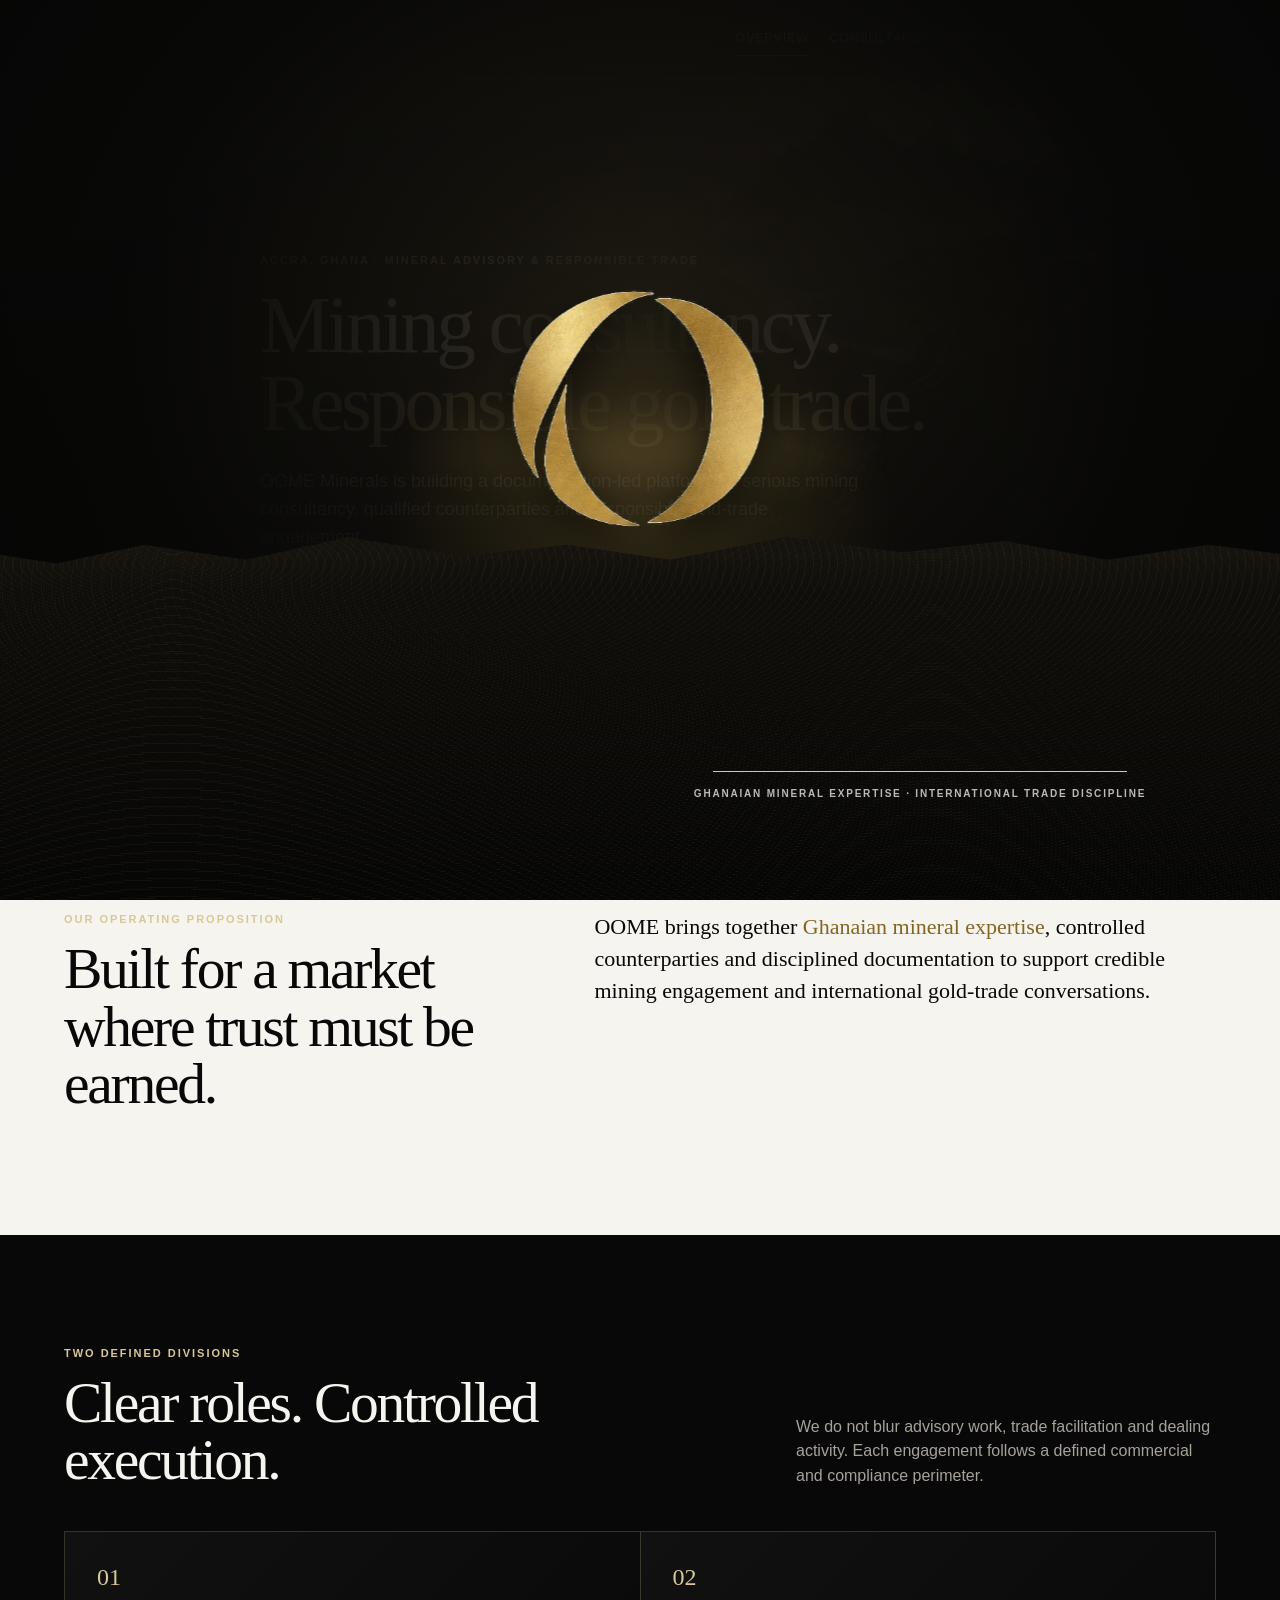
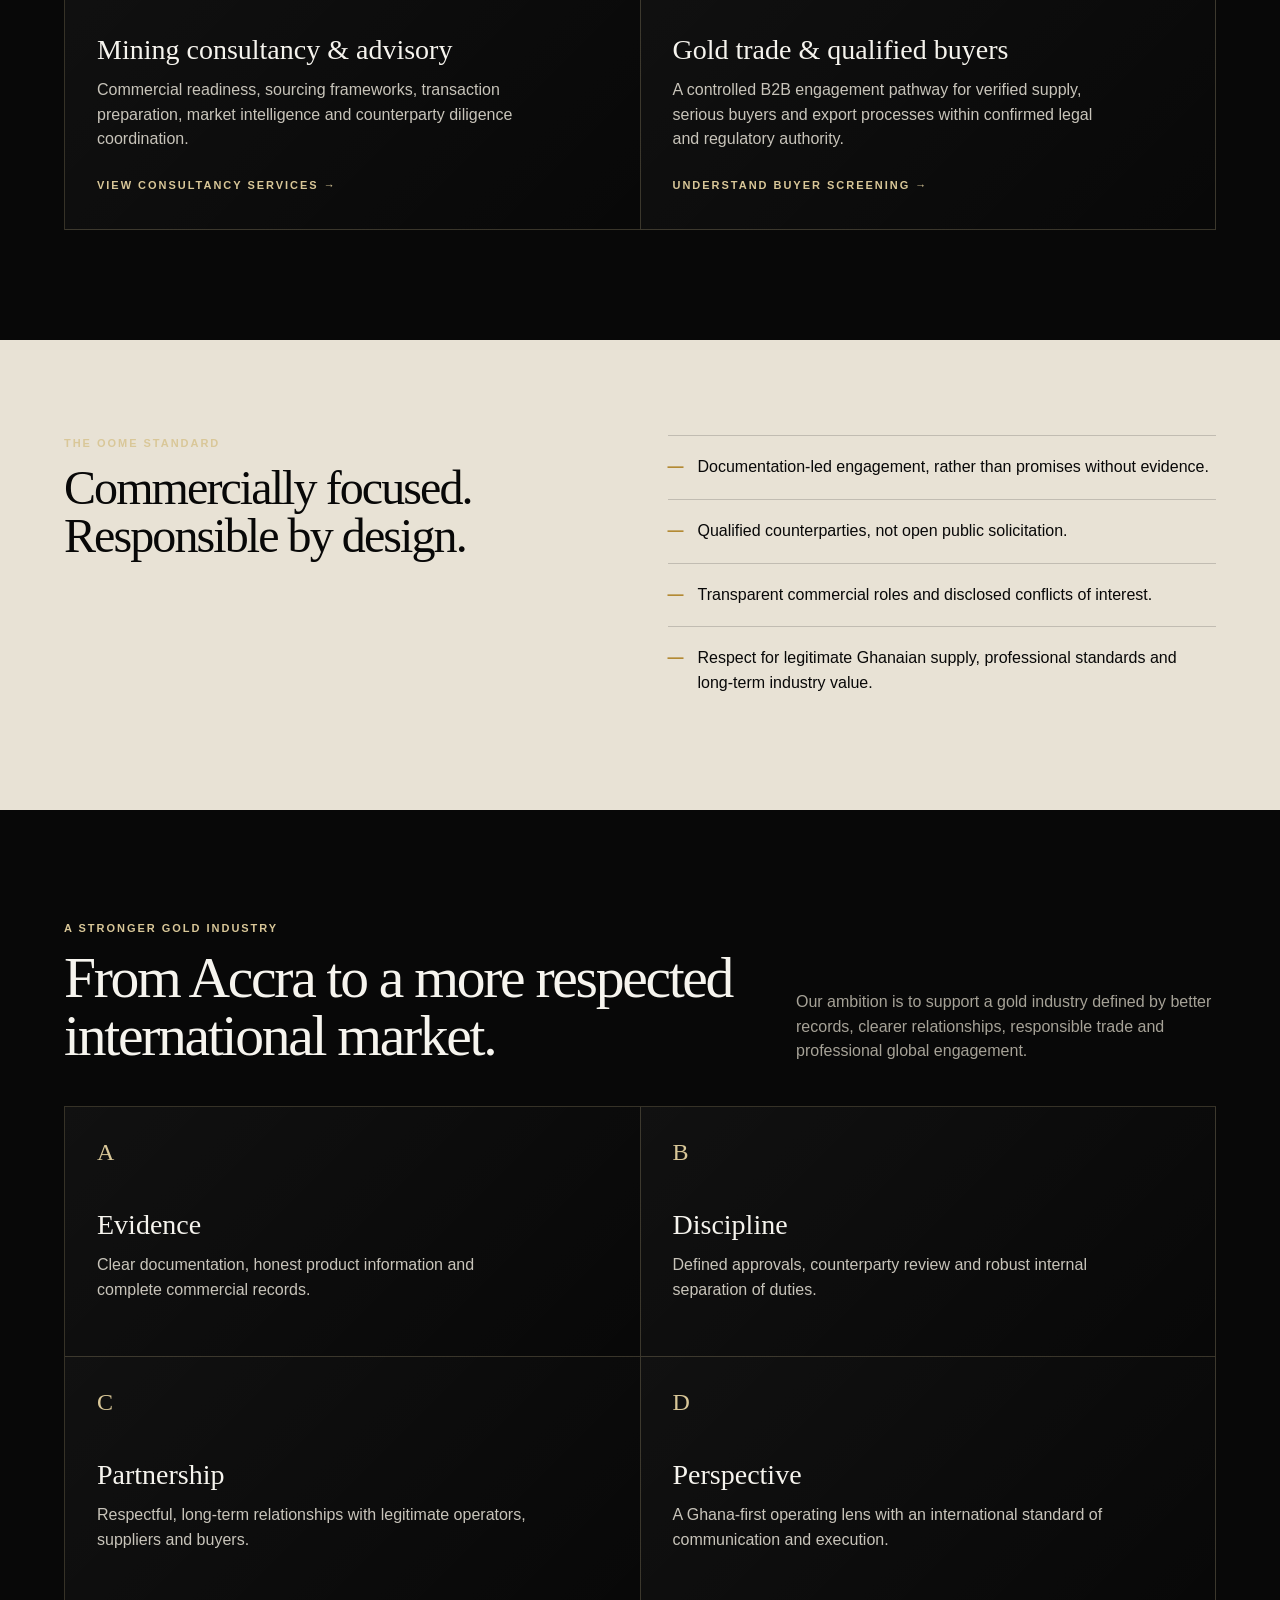
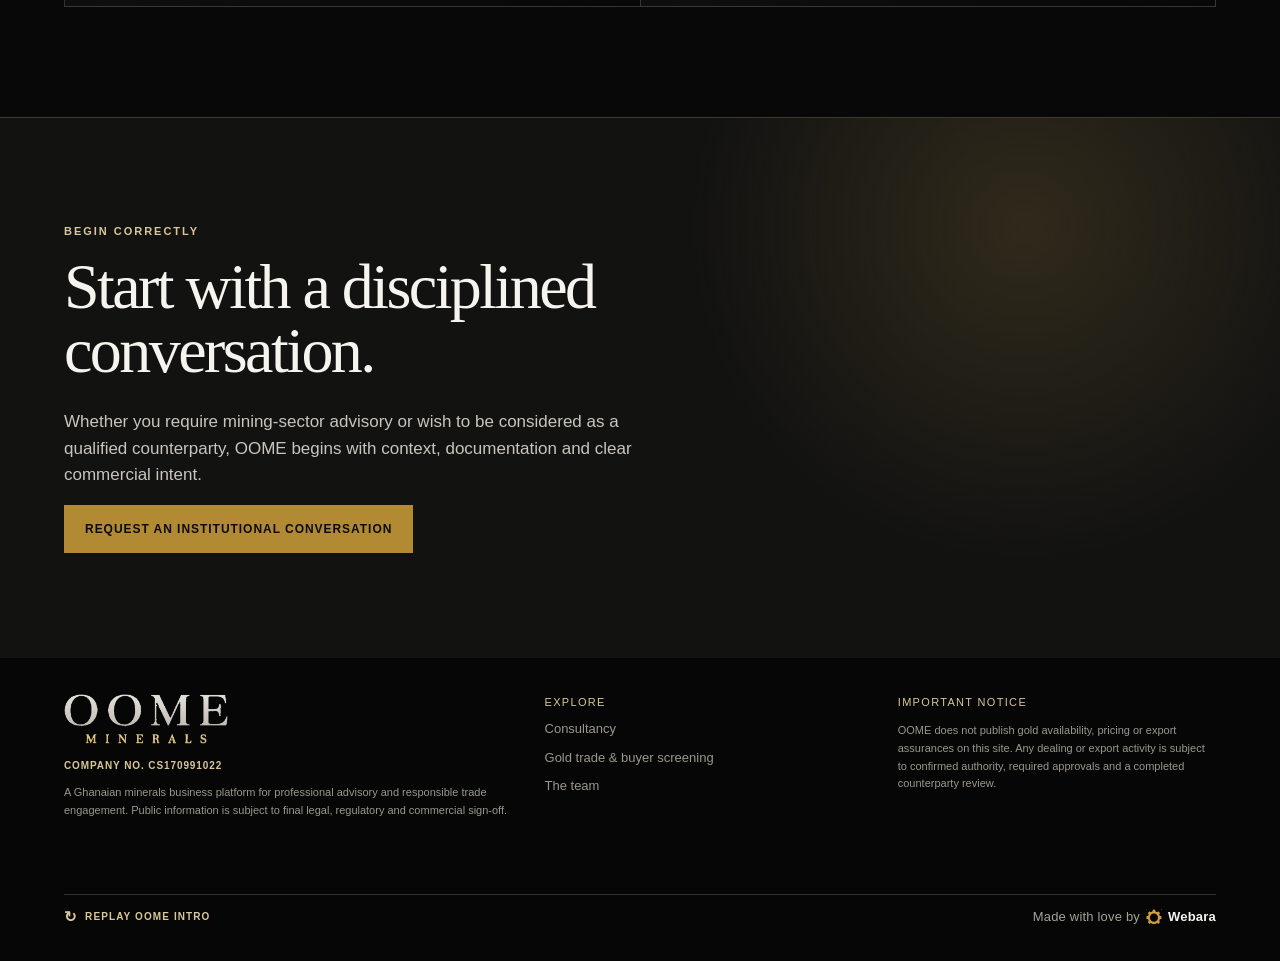
<file: index.html>
<!doctype html><html lang="en"><head><meta charset="utf-8"><meta name="viewport" content="width=device-width,initial-scale=1"><meta name="theme-color" content="#080808"><link rel="preload" as="image" href="assets/oome-hero-mineral.avif" type="image/avif" fetchpriority="high"><title>OOME Minerals | Mining Consultancy & Responsible Gold Trade | Accra, Ghana</title><link rel="stylesheet" href="style.css?v=20260919-intro-replay"><meta name="description" content="OOME Minerals is an Accra, Ghana-based mining consultancy and responsible gold-trade engagement platform for qualified counterparties."><meta name="robots" content="index,follow"><link rel="canonical" href="https://www.oomeminerals.com/"><meta property="og:type" content="website"><meta property="og:site_name" content="OOME Minerals"><meta property="og:title" content="OOME Minerals | Mining Consultancy & Responsible Gold Trade | Accra, Ghana"><meta property="og:description" content="OOME Minerals is an Accra, Ghana-based mining consultancy and responsible gold-trade engagement platform for qualified counterparties."><meta property="og:url" content="https://www.oomeminerals.com/"><meta property="og:image" content="https://www.oomeminerals.com/assets/oome-og-image.jpg"><meta property="og:image:width" content="1200"><meta property="og:image:height" content="630"><meta property="og:locale" content="en_GB"><meta name="twitter:card" content="summary_large_image"><meta name="twitter:title" content="OOME Minerals | Mining Consultancy & Responsible Gold Trade | Accra, Ghana"><meta name="twitter:description" content="OOME Minerals is an Accra, Ghana-based mining consultancy and responsible gold-trade engagement platform for qualified counterparties."><meta name="twitter:image" content="https://www.oomeminerals.com/assets/oome-og-image.jpg"><link rel="icon" type="image/png" href="assets/favicon-32.png?v=20260918-oomeicon"><link rel="apple-touch-icon" href="assets/apple-touch-icon.png"><link rel="manifest" href="site.webmanifest"><script type="application/ld+json">{"@context":"https://schema.org","@graph":[{"@type":"Organization","@id":"https://www.oomeminerals.com/#organization","name":"OOME Minerals","url":"https://www.oomeminerals.com/","logo":"https://www.oomeminerals.com/assets/oome-wordmark-landscape.png","description":"Accra, Ghana-based mining consultancy and responsible gold-trade engagement platform for qualified counterparties.","areaServed":{"@type":"Country","name":"Ghana"}},{"@type":"WebSite","@id":"https://www.oomeminerals.com/#website","url":"https://www.oomeminerals.com/","name":"OOME Minerals","publisher":{"@id":"https://www.oomeminerals.com/#organization"}}]}</script></head><body><header class="site-nav"><div class="nav-inner"><a class="brand" href="index.html" aria-label="OOME Minerals home"><img src="assets/oome-wordmark-header-clean.png" alt="OOME Minerals" width="1170" height="353"></a><button class="menu-button" aria-label="Open menu" aria-expanded="false">☰</button><nav class="nav-links"><a class="active" href="index.html">Overview</a><a href="consultancy.html">Consultancy</a><a href="gold-trade.html">Gold Trade</a><a href="team.html">The Team</a><a href="contact.html">Contact</a></nav></div></header><main><section class="hero"><video autoplay muted loop playsinline preload="none" width="1280" height="720" aria-hidden="true" poster="assets/oome-hero-mineral.avif"><source src="assets/oome-hero-visual.mp4" type="video/mp4"></video><div class="wrap hero-content"><div class="eyebrow">Accra, Ghana · Mineral advisory & responsible trade</div><h1>Mining consultancy.<br><em>Responsible gold trade.</em></h1><p class="lede">OOME Minerals is building a documentation-led platform for serious mining consultancy, qualified counterparties and responsible gold-trade engagement.</p><div class="actions"><a class="button primary" href="consultancy.html">Explore our advisory work</a><a class="button" href="gold-trade.html">For qualified buyers</a></div></div><div class="hero-note">Illustrative OOME visual master · no real transaction depicted</div></section><section class="statement"><div class="wrap statement-grid"><div><div class="eyebrow">Our operating proposition</div><h2>Built for a market where trust must be earned.</h2></div><p>OOME brings together <strong>Ghanaian mineral expertise</strong>, controlled counterparties and disciplined documentation to support credible mining engagement and international gold-trade conversations.</p></div></section><section class="capabilities"><div class="wrap"><div class="section-head"><div><div class="eyebrow">Two defined divisions</div><h2 class="section-title">Clear roles. Controlled execution.</h2></div><p>We do not blur advisory work, trade facilitation and dealing activity. Each engagement follows a defined commercial and compliance perimeter.</p></div><div class="cards"><article class="card"><div class="num">01</div><h3>Mining consultancy & advisory</h3><p>Commercial readiness, sourcing frameworks, transaction preparation, market intelligence and counterparty diligence coordination.</p><p style="margin-top:20px"><a class="eyebrow" href="consultancy.html">View consultancy services →</a></p></article><article class="card"><div class="num">02</div><h3>Gold trade & qualified buyers</h3><p>A controlled B2B engagement pathway for verified supply, serious buyers and export processes within confirmed legal and regulatory authority.</p><p style="margin-top:20px"><a class="eyebrow" href="gold-trade.html">Understand buyer screening →</a></p></article></div></div></section><section class="band"><div class="wrap band-grid"><div><div class="eyebrow">The OOME standard</div><h2>Commercially focused. Responsible by design.</h2></div><ul class="list"><li>Documentation-led engagement, rather than promises without evidence.</li><li>Qualified counterparties, not open public solicitation.</li><li>Transparent commercial roles and disclosed conflicts of interest.</li><li>Respect for legitimate Ghanaian supply, professional standards and long-term industry value.</li></ul></div></section><section class="principles"><div class="wrap"><div class="section-head"><div><div class="eyebrow">A stronger gold industry</div><h2 class="section-title">From Accra to a more respected international market.</h2></div><p>Our ambition is to support a gold industry defined by better records, clearer relationships, responsible trade and professional global engagement.</p></div><div class="cards"><article class="card"><div class="num">A</div><h3>Evidence</h3><p>Clear documentation, honest product information and complete commercial records.</p></article><article class="card"><div class="num">B</div><h3>Discipline</h3><p>Defined approvals, counterparty review and robust internal separation of duties.</p></article><article class="card"><div class="num">C</div><h3>Partnership</h3><p>Respectful, long-term relationships with legitimate operators, suppliers and buyers.</p></article><article class="card"><div class="num">D</div><h3>Perspective</h3><p>A Ghana-first operating lens with an international standard of communication and execution.</p></article></div></div></section><section class="cta"><div class="wrap"><div class="eyebrow">Begin correctly</div><h2>Start with a disciplined conversation.</h2><p>Whether you require mining-sector advisory or wish to be considered as a qualified counterparty, OOME begins with context, documentation and clear commercial intent.</p><div class="actions"><a class="button primary" href="contact.html">Request an institutional conversation</a></div></div></section></main><footer class="site-footer"><div class="wrap footer-grid"><div><img class="footer-logo" src="assets/oome-wordmark-header-clean.png" alt="OOME Minerals" width="1170" height="353" loading="lazy" decoding="async"><p class="company-number">Company No. CS170991022</p><p class="legal">A Ghanaian minerals business platform for professional advisory and responsible trade engagement. Public information is subject to final legal, regulatory and commercial sign-off.</p></div><div><div class="footer-title">Explore</div><a href="consultancy.html">Consultancy</a><a href="gold-trade.html">Gold trade & buyer screening</a><a href="team.html">The team</a></div><div><div class="footer-title">Important notice</div><p class="legal">OOME does not publish gold availability, pricing or export assurances on this site. Any dealing or export activity is subject to confirmed authority, required approvals and a completed counterparty review.</p></div><div class="footer-made"><a class="intro-replay" href="index.html?replay-intro=1" aria-label="Replay the OOME Minerals intro">Replay OOME intro</a><a class="webara-credit" href="https://www.webarastudio.com/" target="_blank" rel="noopener noreferrer" aria-label="Made with love by Webara Studio"><span>Made with love by</span><img src="assets/webara-studio-mark.png" alt="" width="16" height="16"><strong>Webara</strong></a></div></div></footer><script src="script.js?v=20260919-intro-replay"></script></body></html>
</file>
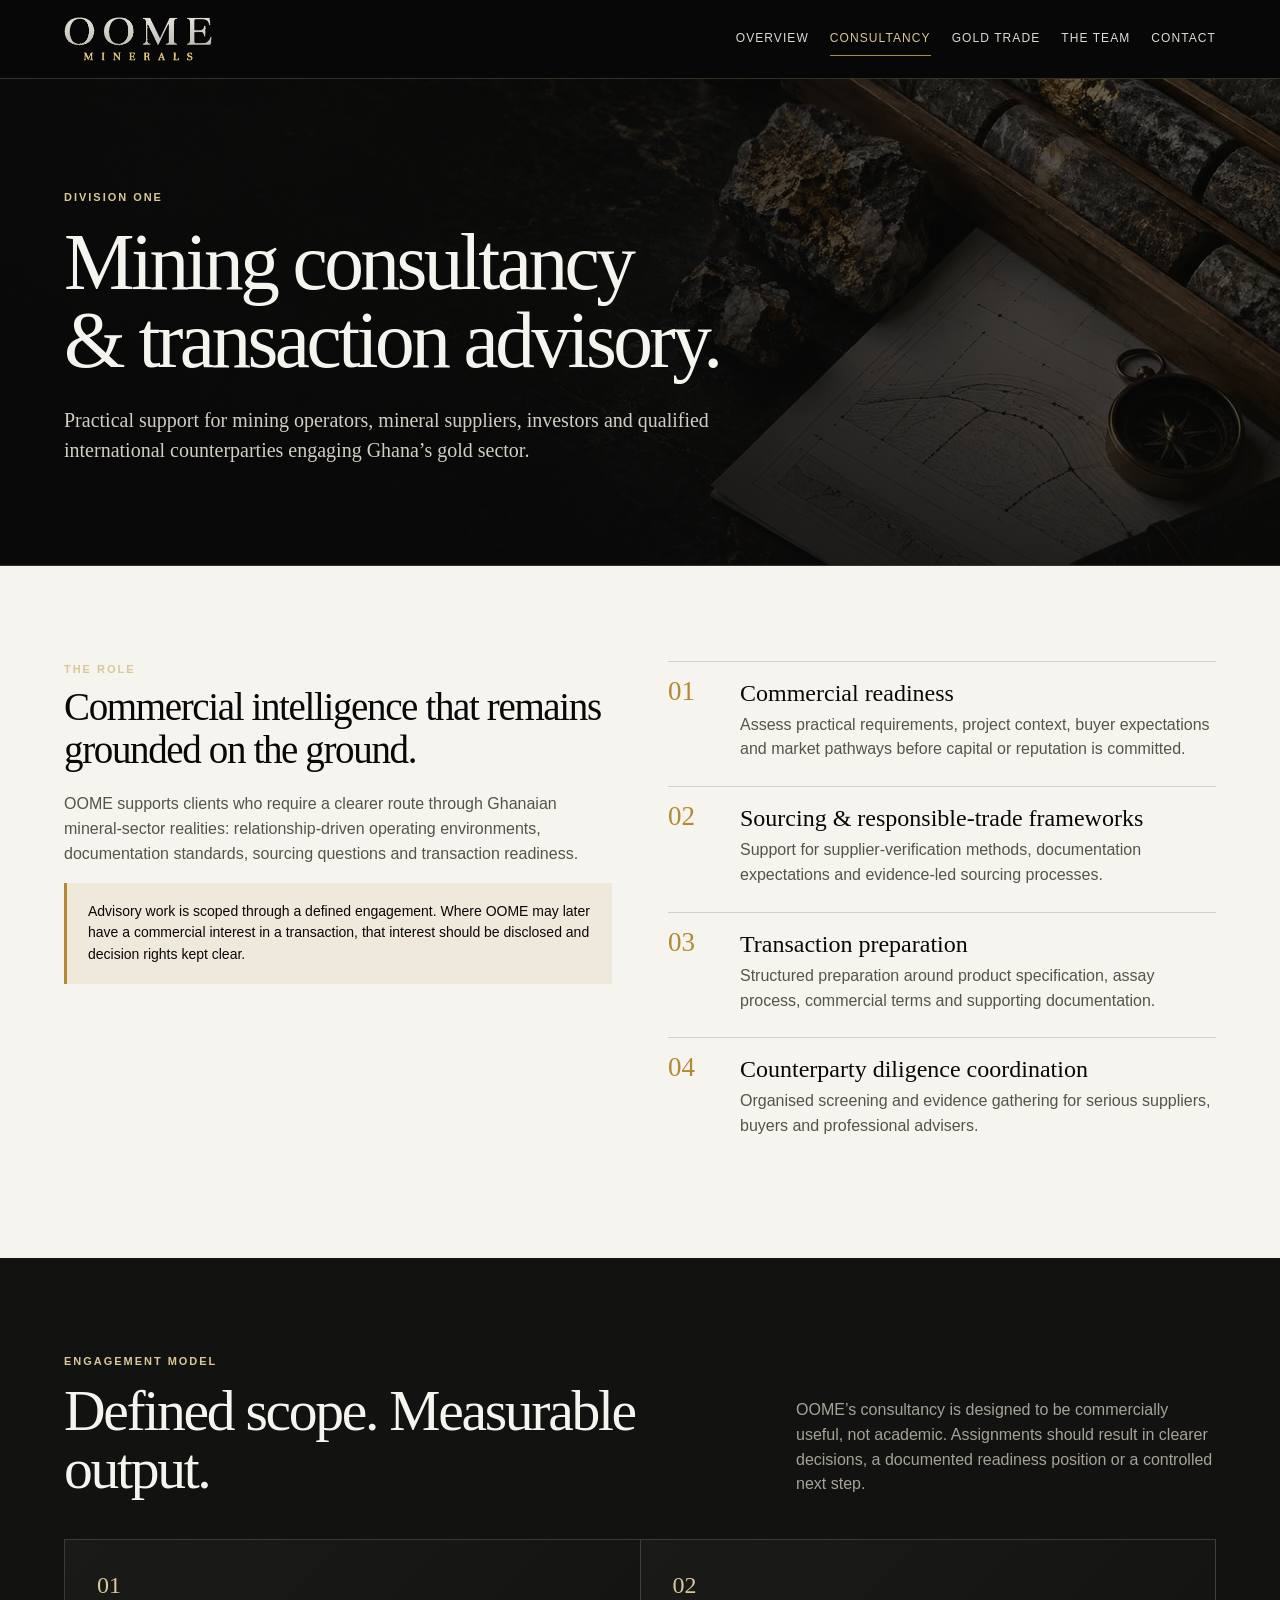
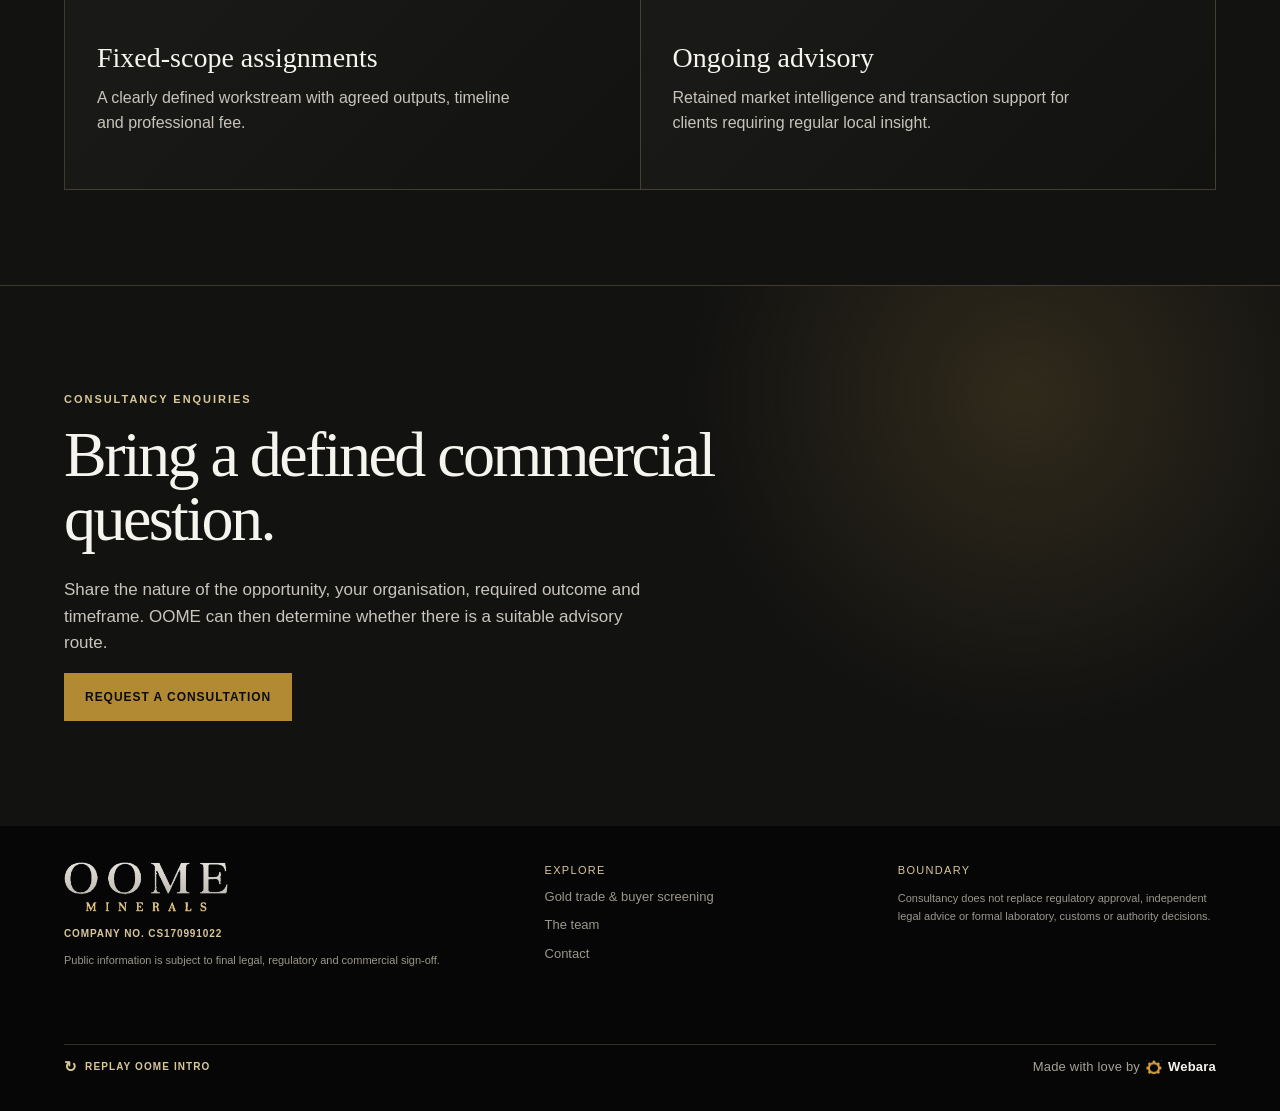
<file: consultancy.html>
<!doctype html><html lang="en"><head><meta charset="utf-8"><meta name="viewport" content="width=device-width,initial-scale=1"><link rel="preload" as="image" href="assets/oome-hero-consultancy.avif" type="image/avif" fetchpriority="high"><title>Mining Consultancy & Transaction Advisory | OOME Minerals | Ghana</title><link rel="stylesheet" href="style.css?v=20260919-intro-replay"><meta name="description" content="Mining consultancy and transaction advisory from Accra, Ghana: commercial readiness, sourcing frameworks, transaction preparation and counterparty diligence coordination."><meta name="robots" content="index,follow"><link rel="canonical" href="https://www.oomeminerals.com/consultancy.html"><meta property="og:type" content="website"><meta property="og:site_name" content="OOME Minerals"><meta property="og:title" content="Mining Consultancy & Transaction Advisory | OOME Minerals | Ghana"><meta property="og:description" content="Mining consultancy and transaction advisory from Accra, Ghana: commercial readiness, sourcing frameworks, transaction preparation and counterparty diligence coordination."><meta property="og:url" content="https://www.oomeminerals.com/consultancy.html"><meta property="og:image" content="https://www.oomeminerals.com/assets/oome-og-image.jpg"><meta property="og:image:width" content="1200"><meta property="og:image:height" content="630"><meta property="og:locale" content="en_GB"><meta name="twitter:card" content="summary_large_image"><meta name="twitter:title" content="Mining Consultancy & Transaction Advisory | OOME Minerals | Ghana"><meta name="twitter:description" content="Mining consultancy and transaction advisory from Accra, Ghana: commercial readiness, sourcing frameworks, transaction preparation and counterparty diligence coordination."><meta name="twitter:image" content="https://www.oomeminerals.com/assets/oome-og-image.jpg"><link rel="icon" type="image/png" href="assets/favicon-32.png?v=20260918-oomeicon"><link rel="apple-touch-icon" href="assets/apple-touch-icon.png"><link rel="manifest" href="site.webmanifest"></head><body><header class="site-nav"><div class="nav-inner"><a class="brand" href="index.html"><img src="assets/oome-wordmark-header-clean.png" alt="OOME Minerals" width="1170" height="353"></a><button class="menu-button" aria-label="Open menu" aria-expanded="false">☰</button><nav class="nav-links"><a href="index.html">Overview</a><a class="active" href="consultancy.html">Consultancy</a><a href="gold-trade.html">Gold Trade</a><a href="team.html">The Team</a><a href="contact.html">Contact</a></nav></div></header><main><section class="page-hero has-video hero-consultancy"><video autoplay muted loop playsinline preload="none" width="1280" height="720" aria-hidden="true" poster="assets/oome-hero-consultancy.avif"><source src="assets/oome-hero-consultancy.mp4" type="video/mp4"></video><div class="wrap"><div class="eyebrow">Division one</div><h1>Mining consultancy<br>& transaction advisory.</h1><p>Practical support for mining operators, mineral suppliers, investors and qualified international counterparties engaging Ghana’s gold sector.</p></div></section><section class="content"><div class="wrap columns"><div><div class="eyebrow">The role</div><h2>Commercial intelligence that remains grounded on the ground.</h2><p>OOME supports clients who require a clearer route through Ghanaian mineral-sector realities: relationship-driven operating environments, documentation standards, sourcing questions and transaction readiness.</p><div class="notice">Advisory work is scoped through a defined engagement. Where OOME may later have a commercial interest in a transaction, that interest should be disclosed and decision rights kept clear.</div></div><div class="process"><div class="process-item"><h3>Commercial readiness</h3><p>Assess practical requirements, project context, buyer expectations and market pathways before capital or reputation is committed.</p></div><div class="process-item"><h3>Sourcing & responsible-trade frameworks</h3><p>Support for supplier-verification methods, documentation expectations and evidence-led sourcing processes.</p></div><div class="process-item"><h3>Transaction preparation</h3><p>Structured preparation around product specification, assay process, commercial terms and supporting documentation.</p></div><div class="process-item"><h3>Counterparty diligence coordination</h3><p>Organised screening and evidence gathering for serious suppliers, buyers and professional advisers.</p></div></div></div></section><section class="content dark"><div class="wrap"><div class="section-head"><div><div class="eyebrow">Engagement model</div><h2 class="section-title">Defined scope. Measurable output.</h2></div><p>OOME’s consultancy is designed to be commercially useful, not academic. Assignments should result in clearer decisions, a documented readiness position or a controlled next step.</p></div><div class="cards"><article class="card"><div class="num">01</div><h3>Fixed-scope assignments</h3><p>A clearly defined workstream with agreed outputs, timeline and professional fee.</p></article><article class="card"><div class="num">02</div><h3>Ongoing advisory</h3><p>Retained market intelligence and transaction support for clients requiring regular local insight.</p></article></div></div></section><section class="cta"><div class="wrap"><div class="eyebrow">Consultancy enquiries</div><h2>Bring a defined commercial question.</h2><p>Share the nature of the opportunity, your organisation, required outcome and timeframe. OOME can then determine whether there is a suitable advisory route.</p><a class="button primary" href="contact.html">Request a consultation</a></div></section></main><footer class="site-footer"><div class="wrap footer-grid"><div><img class="footer-logo" src="assets/oome-wordmark-header-clean.png" alt="OOME Minerals" width="1170" height="353" loading="lazy" decoding="async"><p class="company-number">Company No. CS170991022</p><p class="legal">Public information is subject to final legal, regulatory and commercial sign-off.</p></div><div><div class="footer-title">Explore</div><a href="gold-trade.html">Gold trade & buyer screening</a><a href="team.html">The team</a><a href="contact.html">Contact</a></div><div><div class="footer-title">Boundary</div><p class="legal">Consultancy does not replace regulatory approval, independent legal advice or formal laboratory, customs or authority decisions.</p></div><div class="footer-made"><a class="intro-replay" href="index.html?replay-intro=1" aria-label="Replay the OOME Minerals intro">Replay OOME intro</a><a class="webara-credit" href="https://www.webarastudio.com/" target="_blank" rel="noopener noreferrer" aria-label="Made with love by Webara Studio"><span>Made with love by</span><img src="assets/webara-studio-mark.png" alt="" width="16" height="16"><strong>Webara</strong></a></div></div></footer><script src="script.js?v=20260919-intro-replay"></script></body></html>
</file>
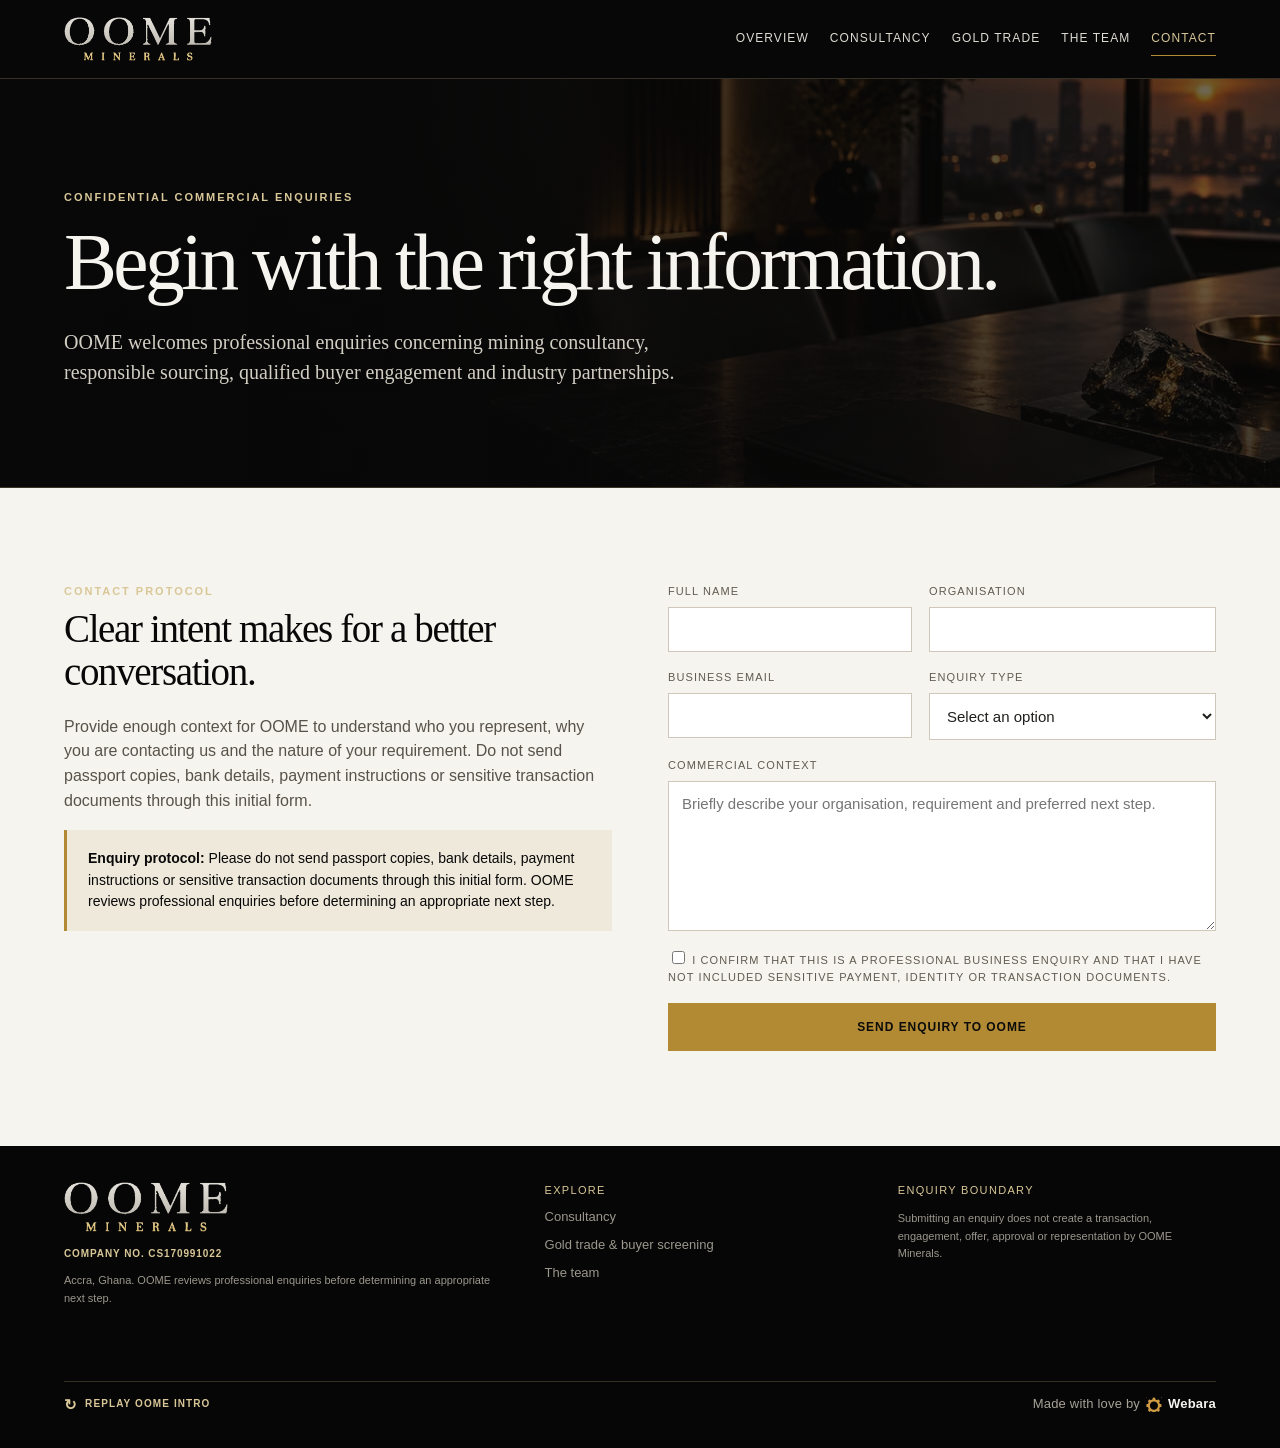
<file: contact.html>
<!doctype html><html lang="en"><head><meta charset="utf-8"><meta name="viewport" content="width=device-width,initial-scale=1"><link rel="preload" as="image" href="assets/oome-hero-contact.avif" type="image/avif" fetchpriority="high"><title>Contact OOME Minerals | Mining & Gold-Trade Enquiries | Accra, Ghana</title><link rel="stylesheet" href="style.css?v=20260919-intro-replay"><meta name="description" content="Submit a professional enquiry to OOME Minerals concerning mining consultancy, responsible sourcing, qualified buyer engagement or industry partnerships."><meta name="robots" content="index,follow"><link rel="canonical" href="https://www.oomeminerals.com/contact.html"><meta property="og:type" content="website"><meta property="og:site_name" content="OOME Minerals"><meta property="og:title" content="Contact OOME Minerals | Mining & Gold-Trade Enquiries | Accra, Ghana"><meta property="og:description" content="Submit a professional enquiry to OOME Minerals concerning mining consultancy, responsible sourcing, qualified buyer engagement or industry partnerships."><meta property="og:url" content="https://www.oomeminerals.com/contact.html"><meta property="og:image" content="https://www.oomeminerals.com/assets/oome-og-image.jpg"><meta property="og:image:width" content="1200"><meta property="og:image:height" content="630"><meta property="og:locale" content="en_GB"><meta name="twitter:card" content="summary_large_image"><meta name="twitter:title" content="Contact OOME Minerals | Mining & Gold-Trade Enquiries | Accra, Ghana"><meta name="twitter:description" content="Submit a professional enquiry to OOME Minerals concerning mining consultancy, responsible sourcing, qualified buyer engagement or industry partnerships."><meta name="twitter:image" content="https://www.oomeminerals.com/assets/oome-og-image.jpg"><link rel="icon" type="image/png" href="assets/favicon-32.png?v=20260918-oomeicon"><link rel="apple-touch-icon" href="assets/apple-touch-icon.png"><link rel="manifest" href="site.webmanifest"></head><body><header class="site-nav"><div class="nav-inner"><a class="brand" href="index.html"><img src="assets/oome-wordmark-header-clean.png" alt="OOME Minerals" width="1170" height="353"></a><button class="menu-button" aria-label="Open menu" aria-expanded="false">☰</button><nav class="nav-links"><a href="index.html">Overview</a><a href="consultancy.html">Consultancy</a><a href="gold-trade.html">Gold Trade</a><a href="team.html">The Team</a><a class="active" href="contact.html">Contact</a></nav></div></header><main><section class="page-hero has-video hero-contact"><video autoplay muted loop playsinline preload="none" width="1280" height="720" aria-hidden="true" poster="assets/oome-hero-contact.avif"><source src="assets/oome-hero-contact.mp4" type="video/mp4"></video><div class="wrap"><div class="eyebrow">Confidential commercial enquiries</div><h1>Begin with the right information.</h1><p>OOME welcomes professional enquiries concerning mining consultancy, responsible sourcing, qualified buyer engagement and industry partnerships.</p></div></section><section class="content"><div class="wrap columns"><div><div class="eyebrow">Contact protocol</div><h2>Clear intent makes for a better conversation.</h2><p>Provide enough context for OOME to understand who you represent, why you are contacting us and the nature of your requirement. Do not send passport copies, bank details, payment instructions or sensitive transaction documents through this initial form.</p><div class="notice"><strong>Enquiry protocol:</strong> Please do not send passport copies, bank details, payment instructions or sensitive transaction documents through this initial form. OOME reviews professional enquiries before determining an appropriate next step.</div></div><form id="enquiry-form" class="form" novalidate><div class="field bot-field" aria-hidden="true"><label for="website">Website</label><input id="website" name="website" type="text" tabindex="-1" autocomplete="off"></div><div class="field"><label for="name">Full name</label><input id="name" name="name" autocomplete="name" required></div><div class="field"><label for="organisation">Organisation</label><input id="organisation" name="organisation" required></div><div class="field"><label for="email">Business email</label><input id="email" name="email" type="email" autocomplete="email" required></div><div class="field"><label for="interest">Enquiry type</label><select id="interest" name="interest" required><option value="">Select an option</option><option>Mining consultancy</option><option>Qualified buyer engagement</option><option>Responsible sourcing / diligence</option><option>Partnership or professional services</option></select></div><div class="field full"><label for="message">Commercial context</label><textarea id="message" name="message" required placeholder="Briefly describe your organisation, requirement and preferred next step."></textarea></div><div class="field full"><label><input type="checkbox" id="consent" required> I confirm that this is a professional business enquiry and that I have not included sensitive payment, identity or transaction documents.</label></div><div class="field full"><button class="button primary" type="submit">Send enquiry to OOME</button><div id="form-status" class="form-status" role="status"></div></div></form></div></section></main><footer class="site-footer"><div class="wrap footer-grid"><div><img class="footer-logo" src="assets/oome-wordmark-header-clean.png" alt="OOME Minerals" width="1170" height="353" loading="lazy" decoding="async"><p class="company-number">Company No. CS170991022</p><p class="legal">Accra, Ghana. OOME reviews professional enquiries before determining an appropriate next step.</p></div><div><div class="footer-title">Explore</div><a href="consultancy.html">Consultancy</a><a href="gold-trade.html">Gold trade & buyer screening</a><a href="team.html">The team</a></div><div><div class="footer-title">Enquiry boundary</div><p class="legal">Submitting an enquiry does not create a transaction, engagement, offer, approval or representation by OOME Minerals.</p></div><div class="footer-made"><a class="intro-replay" href="index.html?replay-intro=1" aria-label="Replay the OOME Minerals intro">Replay OOME intro</a><a class="webara-credit" href="https://www.webarastudio.com/" target="_blank" rel="noopener noreferrer" aria-label="Made with love by Webara Studio"><span>Made with love by</span><img src="assets/webara-studio-mark.png" alt="" width="16" height="16"><strong>Webara</strong></a></div></div></footer><script src="script.js?v=20260919-intro-replay"></script></body></html>
</file>
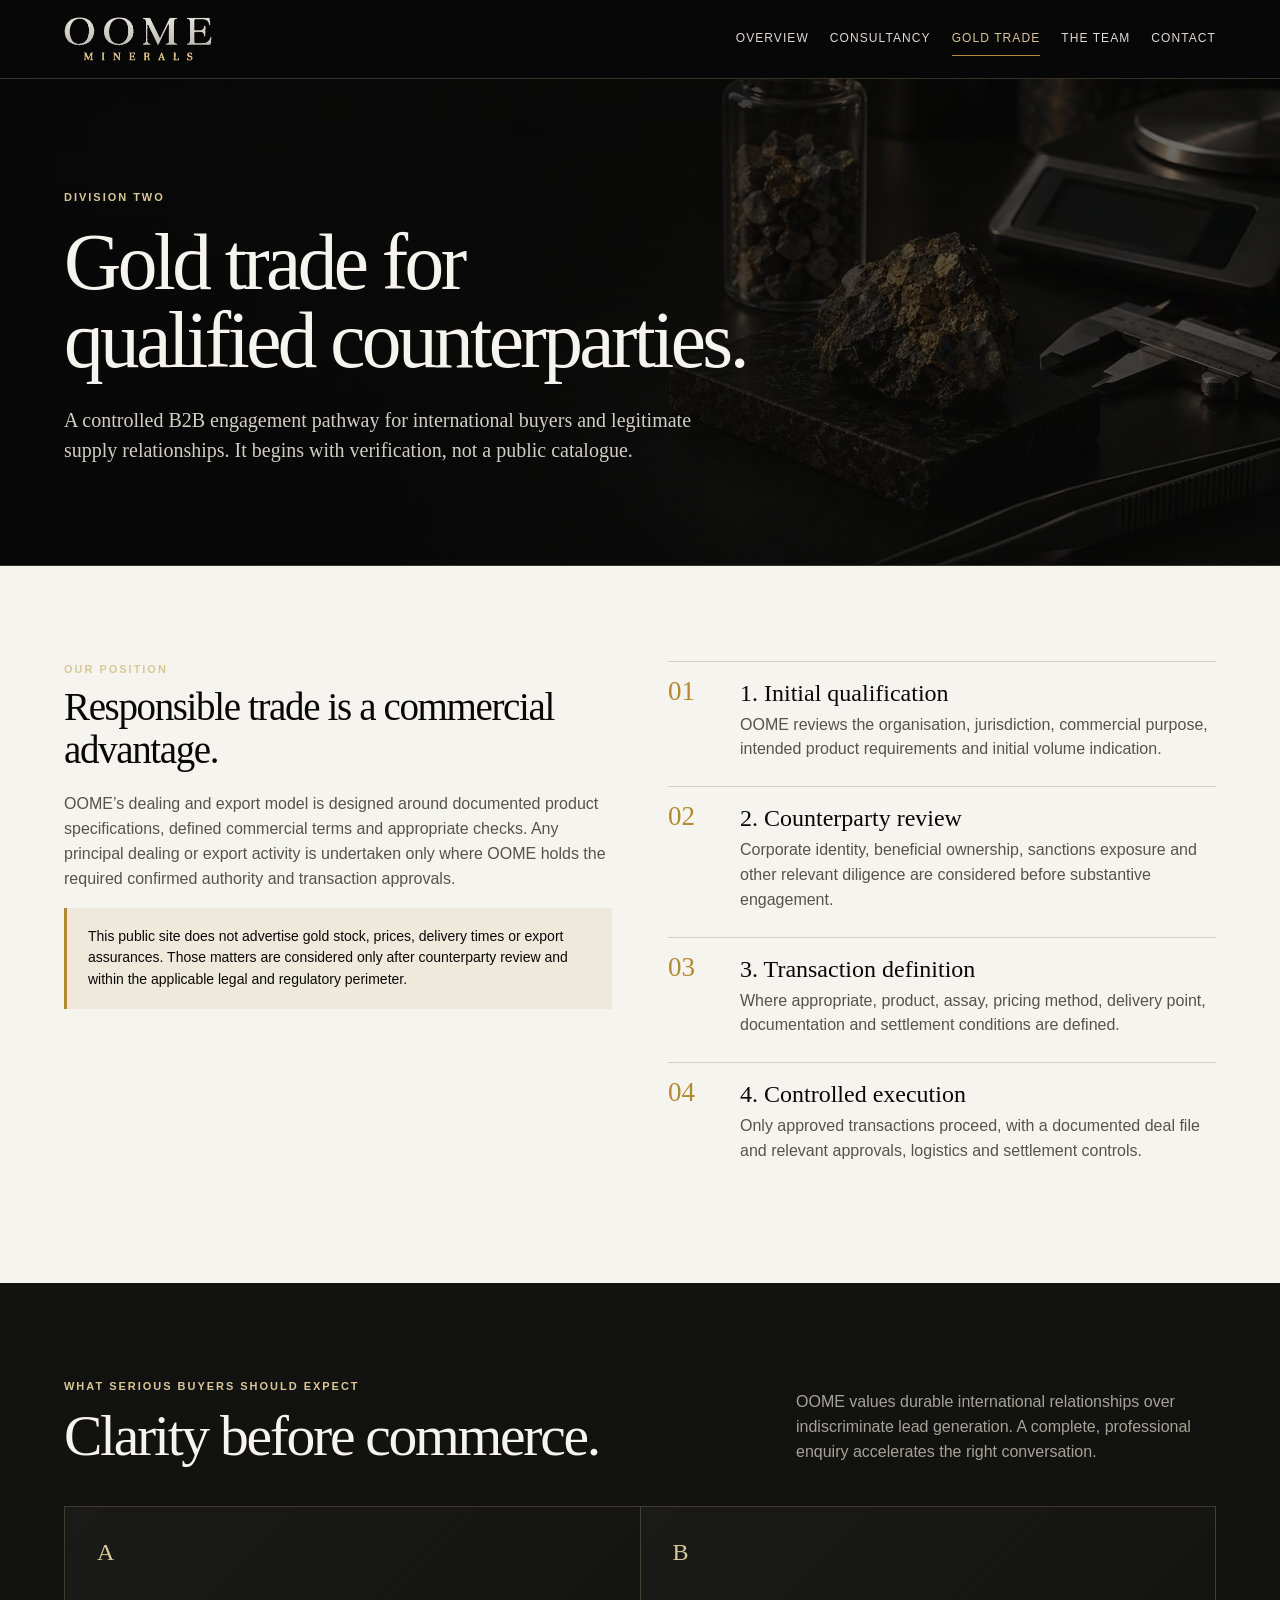
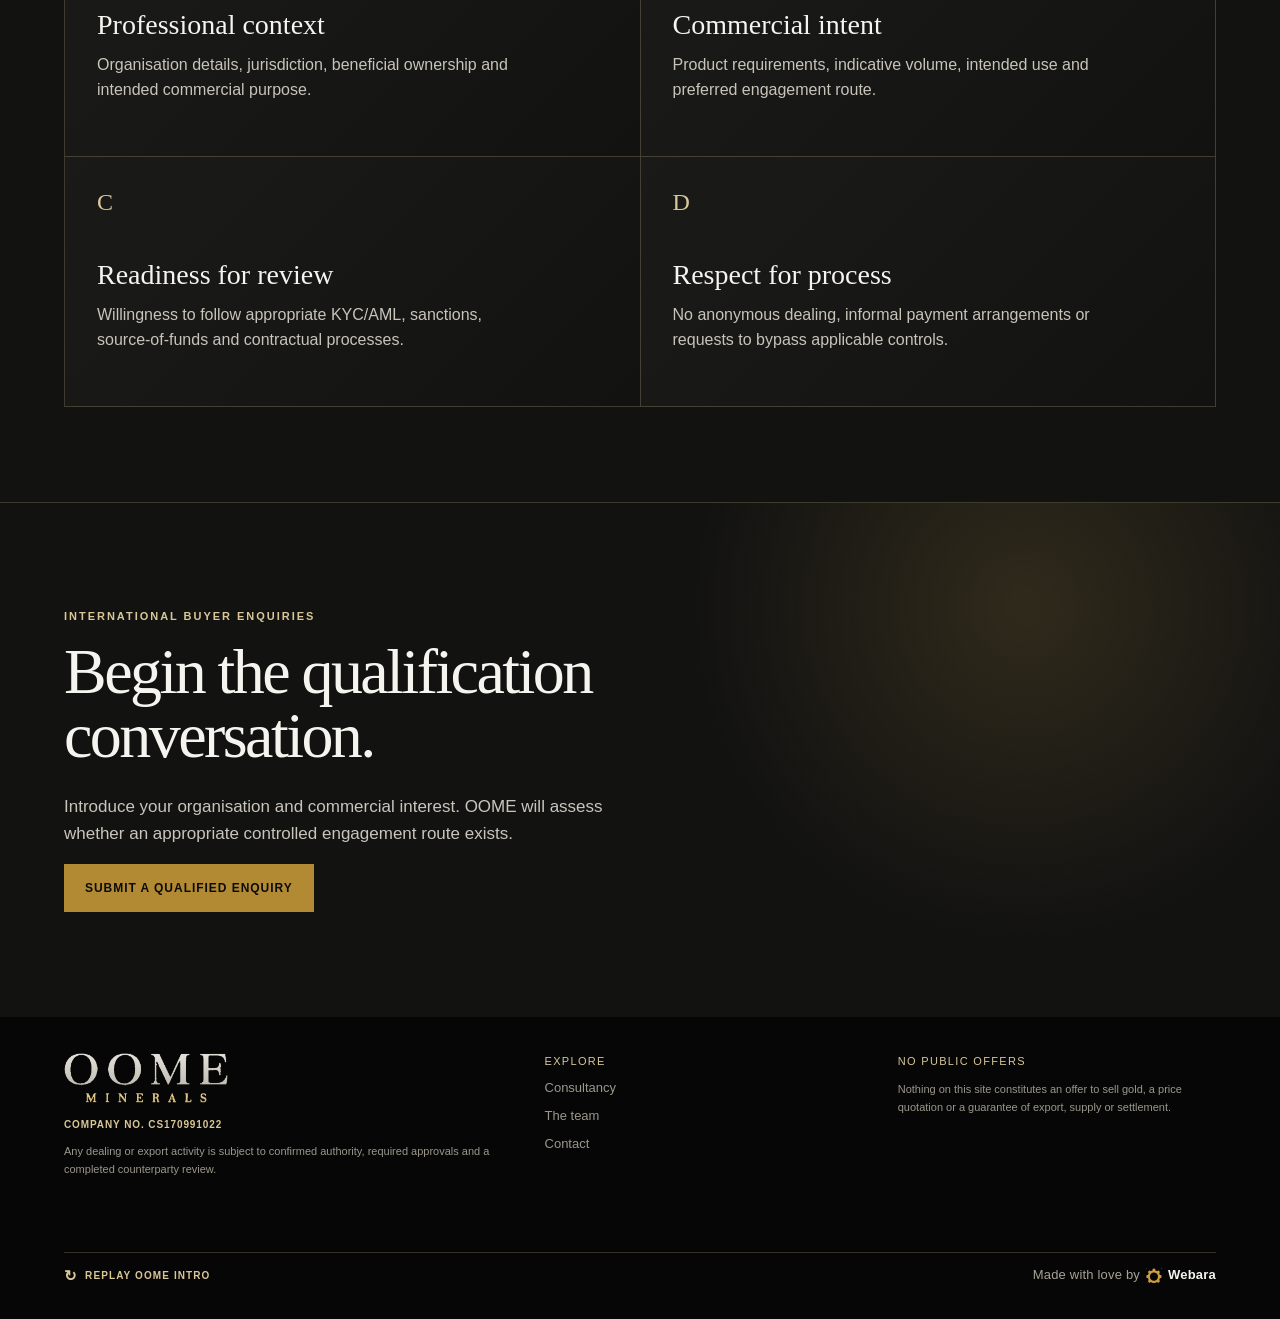
<file: gold-trade.html>
<!doctype html><html lang="en"><head><meta charset="utf-8"><meta name="viewport" content="width=device-width,initial-scale=1"><link rel="preload" as="image" href="assets/oome-hero-gold-trade.avif" type="image/avif" fetchpriority="high"><title>Responsible Gold Trade & Buyer Screening | OOME Minerals | Ghana</title><link rel="stylesheet" href="style.css?v=20260919-intro-replay"><meta name="description" content="A controlled B2B pathway for qualified gold-trade counterparties, responsible sourcing and buyer screening from Accra, Ghana."><meta name="robots" content="index,follow"><link rel="canonical" href="https://www.oomeminerals.com/gold-trade.html"><meta property="og:type" content="website"><meta property="og:site_name" content="OOME Minerals"><meta property="og:title" content="Responsible Gold Trade & Buyer Screening | OOME Minerals | Ghana"><meta property="og:description" content="A controlled B2B pathway for qualified gold-trade counterparties, responsible sourcing and buyer screening from Accra, Ghana."><meta property="og:url" content="https://www.oomeminerals.com/gold-trade.html"><meta property="og:image" content="https://www.oomeminerals.com/assets/oome-og-image.jpg"><meta property="og:image:width" content="1200"><meta property="og:image:height" content="630"><meta property="og:locale" content="en_GB"><meta name="twitter:card" content="summary_large_image"><meta name="twitter:title" content="Responsible Gold Trade & Buyer Screening | OOME Minerals | Ghana"><meta name="twitter:description" content="A controlled B2B pathway for qualified gold-trade counterparties, responsible sourcing and buyer screening from Accra, Ghana."><meta name="twitter:image" content="https://www.oomeminerals.com/assets/oome-og-image.jpg"><link rel="icon" type="image/png" href="assets/favicon-32.png?v=20260918-oomeicon"><link rel="apple-touch-icon" href="assets/apple-touch-icon.png"><link rel="manifest" href="site.webmanifest"></head><body><header class="site-nav"><div class="nav-inner"><a class="brand" href="index.html"><img src="assets/oome-wordmark-header-clean.png" alt="OOME Minerals" width="1170" height="353"></a><button class="menu-button" aria-label="Open menu" aria-expanded="false">☰</button><nav class="nav-links"><a href="index.html">Overview</a><a href="consultancy.html">Consultancy</a><a class="active" href="gold-trade.html">Gold Trade</a><a href="team.html">The Team</a><a href="contact.html">Contact</a></nav></div></header><main><section class="page-hero has-video hero-gold-trade"><video autoplay muted loop playsinline preload="none" width="1280" height="720" aria-hidden="true" poster="assets/oome-hero-gold-trade.avif"><source src="assets/oome-hero-gold-trade.mp4" type="video/mp4"></video><div class="wrap"><div class="eyebrow">Division two</div><h1>Gold trade for<br>qualified counterparties.</h1><p>A controlled B2B engagement pathway for international buyers and legitimate supply relationships. It begins with verification, not a public catalogue.</p></div></section><section class="content"><div class="wrap columns"><div><div class="eyebrow">Our position</div><h2>Responsible trade is a commercial advantage.</h2><p>OOME’s dealing and export model is designed around documented product specifications, defined commercial terms and appropriate checks. Any principal dealing or export activity is undertaken only where OOME holds the required confirmed authority and transaction approvals.</p><div class="notice">This public site does not advertise gold stock, prices, delivery times or export assurances. Those matters are considered only after counterparty review and within the applicable legal and regulatory perimeter.</div></div><div class="process"><div class="process-item"><h3>1. Initial qualification</h3><p>OOME reviews the organisation, jurisdiction, commercial purpose, intended product requirements and initial volume indication.</p></div><div class="process-item"><h3>2. Counterparty review</h3><p>Corporate identity, beneficial ownership, sanctions exposure and other relevant diligence are considered before substantive engagement.</p></div><div class="process-item"><h3>3. Transaction definition</h3><p>Where appropriate, product, assay, pricing method, delivery point, documentation and settlement conditions are defined.</p></div><div class="process-item"><h3>4. Controlled execution</h3><p>Only approved transactions proceed, with a documented deal file and relevant approvals, logistics and settlement controls.</p></div></div></div></section><section class="content dark"><div class="wrap"><div class="section-head"><div><div class="eyebrow">What serious buyers should expect</div><h2 class="section-title">Clarity before commerce.</h2></div><p>OOME values durable international relationships over indiscriminate lead generation. A complete, professional enquiry accelerates the right conversation.</p></div><div class="cards"><article class="card"><div class="num">A</div><h3>Professional context</h3><p>Organisation details, jurisdiction, beneficial ownership and intended commercial purpose.</p></article><article class="card"><div class="num">B</div><h3>Commercial intent</h3><p>Product requirements, indicative volume, intended use and preferred engagement route.</p></article><article class="card"><div class="num">C</div><h3>Readiness for review</h3><p>Willingness to follow appropriate KYC/AML, sanctions, source-of-funds and contractual processes.</p></article><article class="card"><div class="num">D</div><h3>Respect for process</h3><p>No anonymous dealing, informal payment arrangements or requests to bypass applicable controls.</p></article></div></div></section><section class="cta"><div class="wrap"><div class="eyebrow">International buyer enquiries</div><h2>Begin the qualification conversation.</h2><p>Introduce your organisation and commercial interest. OOME will assess whether an appropriate controlled engagement route exists.</p><a class="button primary" href="contact.html">Submit a qualified enquiry</a></div></section></main><footer class="site-footer"><div class="wrap footer-grid"><div><img class="footer-logo" src="assets/oome-wordmark-header-clean.png" alt="OOME Minerals" width="1170" height="353" loading="lazy" decoding="async"><p class="company-number">Company No. CS170991022</p><p class="legal">Any dealing or export activity is subject to confirmed authority, required approvals and a completed counterparty review.</p></div><div><div class="footer-title">Explore</div><a href="consultancy.html">Consultancy</a><a href="team.html">The team</a><a href="contact.html">Contact</a></div><div><div class="footer-title">No public offers</div><p class="legal">Nothing on this site constitutes an offer to sell gold, a price quotation or a guarantee of export, supply or settlement.</p></div><div class="footer-made"><a class="intro-replay" href="index.html?replay-intro=1" aria-label="Replay the OOME Minerals intro">Replay OOME intro</a><a class="webara-credit" href="https://www.webarastudio.com/" target="_blank" rel="noopener noreferrer" aria-label="Made with love by Webara Studio"><span>Made with love by</span><img src="assets/webara-studio-mark.png" alt="" width="16" height="16"><strong>Webara</strong></a></div></div></footer><script src="script.js?v=20260919-intro-replay"></script></body></html>
</file>
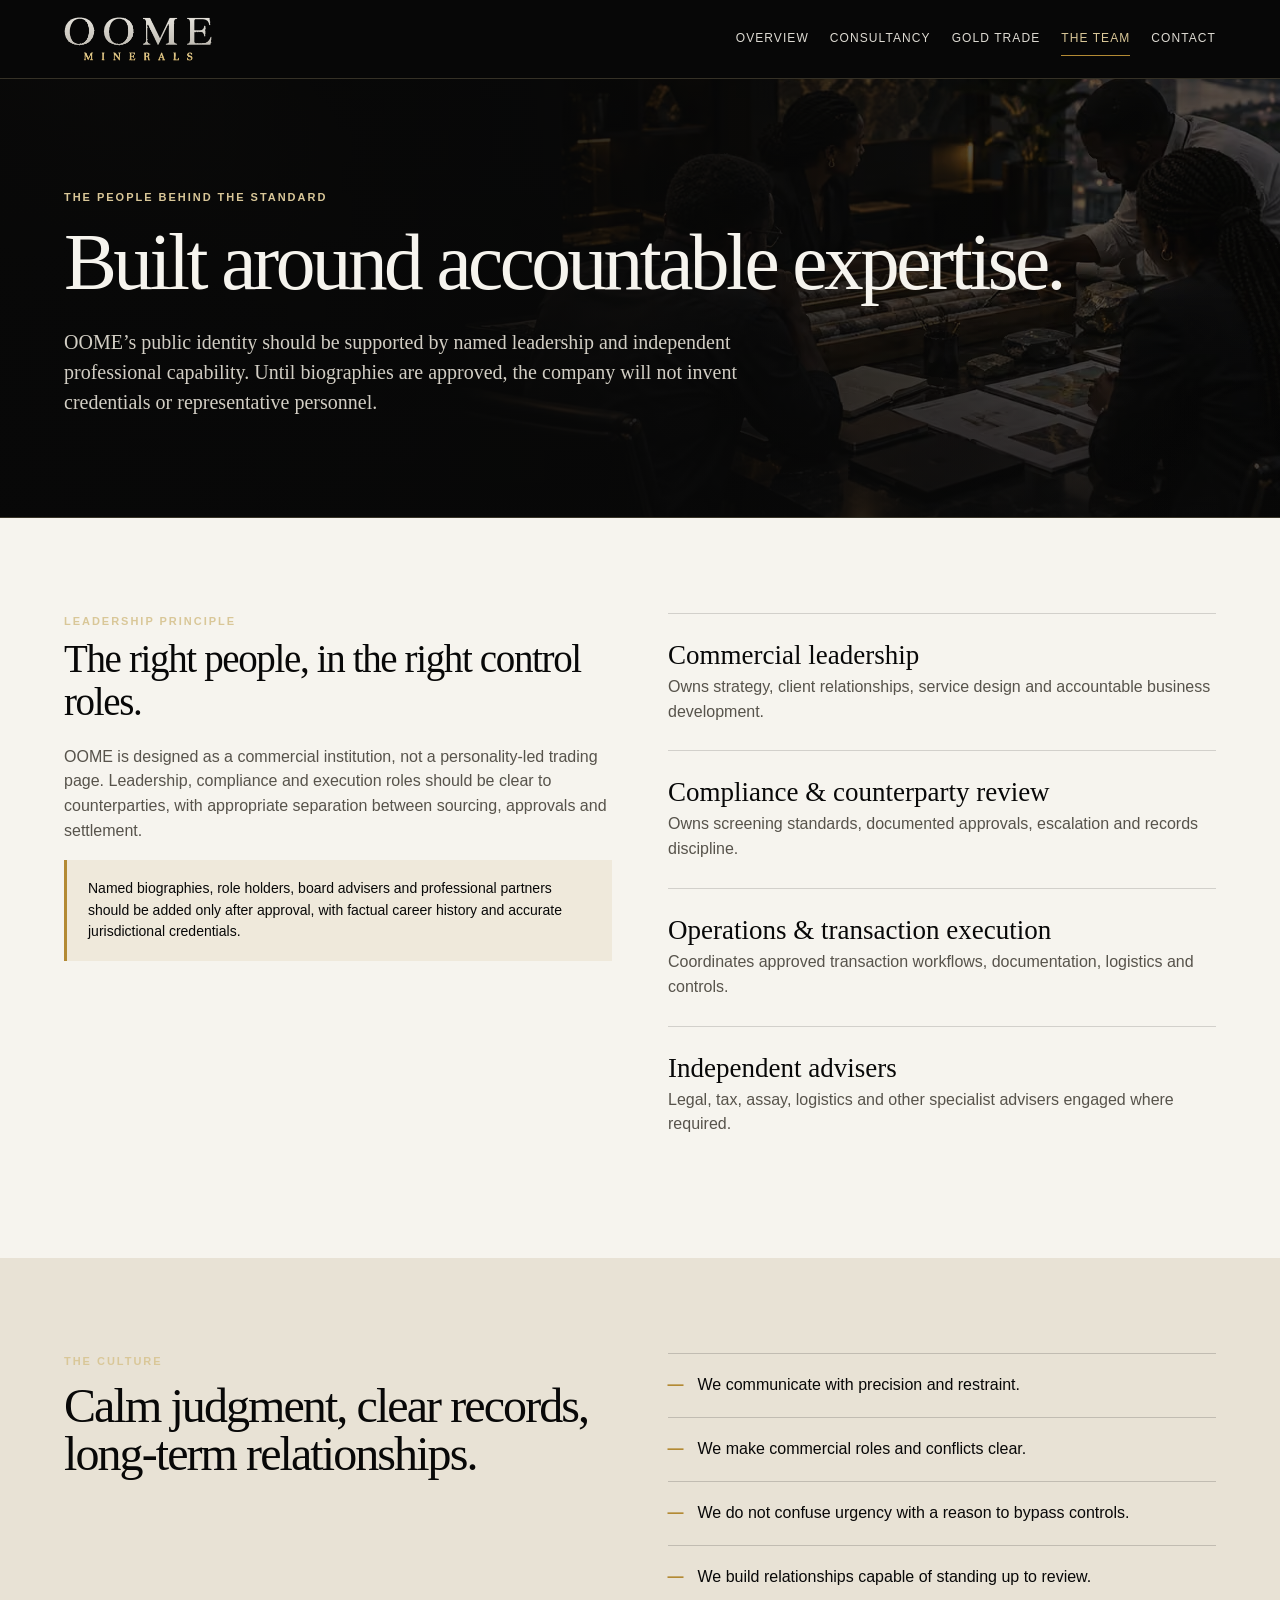
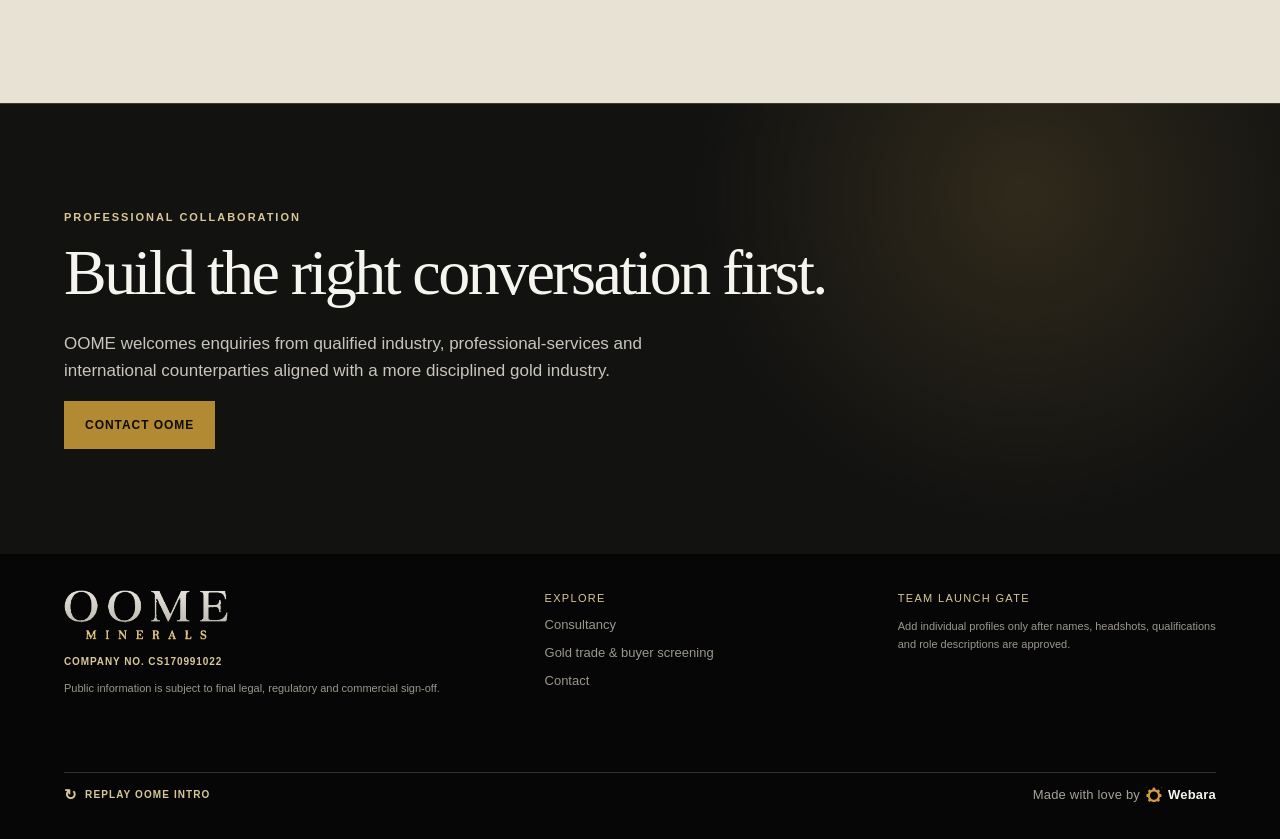
<file: team.html>
<!doctype html><html lang="en"><head><meta charset="utf-8"><meta name="viewport" content="width=device-width,initial-scale=1"><link rel="preload" as="image" href="assets/oome-hero-team.avif" type="image/avif" fetchpriority="high"><title>Accountable Minerals Expertise | The Team | OOME Minerals</title><link rel="stylesheet" href="style.css?v=20260919-intro-replay"><meta name="description" content="OOME Minerals is built around accountable commercial, compliance and transaction-execution roles for Ghanaian mining and responsible gold-trade engagement."><meta name="robots" content="index,follow"><link rel="canonical" href="https://www.oomeminerals.com/team.html"><meta property="og:type" content="website"><meta property="og:site_name" content="OOME Minerals"><meta property="og:title" content="Accountable Minerals Expertise | The Team | OOME Minerals"><meta property="og:description" content="OOME Minerals is built around accountable commercial, compliance and transaction-execution roles for Ghanaian mining and responsible gold-trade engagement."><meta property="og:url" content="https://www.oomeminerals.com/team.html"><meta property="og:image" content="https://www.oomeminerals.com/assets/oome-og-image.jpg"><meta property="og:image:width" content="1200"><meta property="og:image:height" content="630"><meta property="og:locale" content="en_GB"><meta name="twitter:card" content="summary_large_image"><meta name="twitter:title" content="Accountable Minerals Expertise | The Team | OOME Minerals"><meta name="twitter:description" content="OOME Minerals is built around accountable commercial, compliance and transaction-execution roles for Ghanaian mining and responsible gold-trade engagement."><meta name="twitter:image" content="https://www.oomeminerals.com/assets/oome-og-image.jpg"><link rel="icon" type="image/png" href="assets/favicon-32.png?v=20260918-oomeicon"><link rel="apple-touch-icon" href="assets/apple-touch-icon.png"><link rel="manifest" href="site.webmanifest"></head><body><header class="site-nav"><div class="nav-inner"><a class="brand" href="index.html"><img src="assets/oome-wordmark-header-clean.png" alt="OOME Minerals" width="1170" height="353"></a><button class="menu-button" aria-label="Open menu" aria-expanded="false">☰</button><nav class="nav-links"><a href="index.html">Overview</a><a href="consultancy.html">Consultancy</a><a href="gold-trade.html">Gold Trade</a><a class="active" href="team.html">The Team</a><a href="contact.html">Contact</a></nav></div></header><main><section class="page-hero has-video hero-team"><video autoplay muted loop playsinline preload="none" width="1280" height="720" aria-hidden="true" poster="assets/oome-hero-team.avif"><source src="assets/oome-hero-team.mp4" type="video/mp4"></video><div class="wrap"><div class="eyebrow">The people behind the standard</div><h1>Built around accountable expertise.</h1><p>OOME’s public identity should be supported by named leadership and independent professional capability. Until biographies are approved, the company will not invent credentials or representative personnel.</p></div></section><section class="content"><div class="wrap columns"><div><div class="eyebrow">Leadership principle</div><h2>The right people, in the right control roles.</h2><p>OOME is designed as a commercial institution, not a personality-led trading page. Leadership, compliance and execution roles should be clear to counterparties, with appropriate separation between sourcing, approvals and settlement.</p><div class="notice">Named biographies, role holders, board advisers and professional partners should be added only after approval, with factual career history and accurate jurisdictional credentials.</div></div><div><div class="role"><h3>Commercial leadership</h3><p>Owns strategy, client relationships, service design and accountable business development.</p></div><div class="role"><h3>Compliance & counterparty review</h3><p>Owns screening standards, documented approvals, escalation and records discipline.</p></div><div class="role"><h3>Operations & transaction execution</h3><p>Coordinates approved transaction workflows, documentation, logistics and controls.</p></div><div class="role"><h3>Independent advisers</h3><p>Legal, tax, assay, logistics and other specialist advisers engaged where required.</p></div></div></div></section><section class="band"><div class="wrap band-grid"><div><div class="eyebrow">The culture</div><h2>Calm judgment, clear records, long-term relationships.</h2></div><ul class="list"><li>We communicate with precision and restraint.</li><li>We make commercial roles and conflicts clear.</li><li>We do not confuse urgency with a reason to bypass controls.</li><li>We build relationships capable of standing up to review.</li></ul></div></section><section class="cta"><div class="wrap"><div class="eyebrow">Professional collaboration</div><h2>Build the right conversation first.</h2><p>OOME welcomes enquiries from qualified industry, professional-services and international counterparties aligned with a more disciplined gold industry.</p><a class="button primary" href="contact.html">Contact OOME</a></div></section></main><footer class="site-footer"><div class="wrap footer-grid"><div><img class="footer-logo" src="assets/oome-wordmark-header-clean.png" alt="OOME Minerals" width="1170" height="353" loading="lazy" decoding="async"><p class="company-number">Company No. CS170991022</p><p class="legal">Public information is subject to final legal, regulatory and commercial sign-off.</p></div><div><div class="footer-title">Explore</div><a href="consultancy.html">Consultancy</a><a href="gold-trade.html">Gold trade & buyer screening</a><a href="contact.html">Contact</a></div><div><div class="footer-title">Team launch gate</div><p class="legal">Add individual profiles only after names, headshots, qualifications and role descriptions are approved.</p></div><div class="footer-made"><a class="intro-replay" href="index.html?replay-intro=1" aria-label="Replay the OOME Minerals intro">Replay OOME intro</a><a class="webara-credit" href="https://www.webarastudio.com/" target="_blank" rel="noopener noreferrer" aria-label="Made with love by Webara Studio"><span>Made with love by</span><img src="assets/webara-studio-mark.png" alt="" width="16" height="16"><strong>Webara</strong></a></div></div></footer><script src="script.js?v=20260919-intro-replay"></script></body></html>
</file>
<file: style.css>
:root{--ink:#080808;--coal:#121211;--panel:#191917;--paper:#f6f4ee;--gold:#b38a34;--gold-light:#d9c798;--muted:#a6a297;--line:rgba(217,199,152,.22);--max:1200px}*{box-sizing:border-box}html{scroll-behavior:smooth}body{margin:0;background:var(--ink);color:var(--paper);font-family:Arial,Helvetica,sans-serif;line-height:1.55}a{color:inherit;text-decoration:none}.site-nav{position:sticky;top:0;z-index:20;background:rgba(8,8,8,.84);backdrop-filter:blur(16px);border-bottom:1px solid var(--line)}.nav-inner{height:78px;max-width:var(--max);margin:auto;padding:0 24px;display:flex;justify-content:space-between;align-items:center;gap:24px}.brand{display:flex;align-items:center;min-width:150px}.brand img{width:148px;height:auto}.nav-links{display:flex;align-items:center;gap:21px;color:#dedbd3;font-size:12px;letter-spacing:.09em;text-transform:uppercase}.nav-links a{padding:7px 0;border-bottom:1px solid transparent}.nav-links a:hover,.nav-links a.active{color:var(--gold-light);border-color:var(--gold)}.menu-button{display:none;background:none;border:0;color:var(--paper);font-size:23px}.wrap{max-width:var(--max);margin:auto;padding:0 24px}.eyebrow{color:var(--gold-light);font-size:11px;letter-spacing:.18em;text-transform:uppercase;font-weight:bold}.hero{min-height:710px;position:relative;display:flex;align-items:end;overflow:hidden;border-bottom:1px solid var(--line)}.hero video{position:absolute;inset:0;width:100%;height:100%;object-fit:cover;opacity:.64}.hero:after{content:"";position:absolute;inset:0;background:linear-gradient(90deg,rgba(8,8,8,.94) 0%,rgba(8,8,8,.70) 43%,rgba(8,8,8,.16) 100%),linear-gradient(0deg,rgba(8,8,8,.85),transparent 55%)}.hero-content{position:relative;z-index:1;width:min(760px,100%);padding:110px 0 92px}.hero h1,.page-hero h1{font-family:Georgia,'Times New Roman',serif;font-size:clamp(46px,6.2vw,88px);font-weight:400;line-height:.98;letter-spacing:-.045em;margin:18px 0 25px}.hero h1 em{font-style:normal;color:var(--gold-light)}.lede{max-width:610px;font-size:18px;color:#dedbd4;margin:0 0 33px}.actions{display:flex;gap:13px;flex-wrap:wrap}.button{display:inline-flex;align-items:center;justify-content:center;min-height:48px;padding:0 20px;border:1px solid var(--gold);font-size:12px;font-weight:bold;letter-spacing:.08em;text-transform:uppercase;transition:.2s}.button.primary{background:var(--gold);color:#0c0c0b}.button:hover{transform:translateY(-2px);background:var(--gold-light);color:#111}.hero-note{position:absolute;z-index:2;right:28px;bottom:25px;color:#ccc6b7;font-size:10px;letter-spacing:.08em;text-transform:uppercase}.statement{padding:122px 0;background:var(--paper);color:var(--ink)}.statement-grid{display:grid;grid-template-columns:1fr 1.35fr;gap:70px}.statement h2,.section-title{font:400 clamp(36px,4.5vw,58px)/1 Georgia,serif;letter-spacing:-.04em;margin:12px 0 0}.statement p{font:400 22px/1.45 Georgia,serif;margin:0}.statement p strong{color:#846526;font-weight:400}.capabilities,.principles{padding:110px 0}.section-head{display:flex;justify-content:space-between;gap:40px;align-items:end;margin-bottom:42px}.section-head p{color:var(--muted);max-width:420px;margin:0}.cards{display:grid;grid-template-columns:repeat(2,1fr);border-top:1px solid var(--line);border-left:1px solid var(--line)}.card{min-height:250px;padding:32px;border-right:1px solid var(--line);border-bottom:1px solid var(--line);background:linear-gradient(135deg,rgba(255,255,255,.035),transparent)}.card .num{color:var(--gold-light);font:24px Georgia,serif}.card h3{font:400 28px/1.1 Georgia,serif;margin:44px 0 12px}.card p{color:#c8c4ba;margin:0;max-width:430px}.band{background:#e8e2d5;color:var(--ink);padding:95px 0}.band-grid{display:grid;grid-template-columns:1fr 1fr;gap:55px}.band h2{font:400 48px/1 Georgia,serif;letter-spacing:-.04em;margin:12px 0}.list{list-style:none;padding:0;margin:0}.list li{border-top:1px solid rgba(20,19,17,.18);padding:19px 0 19px 30px;position:relative}.list li:before{content:'—';position:absolute;left:0;color:var(--gold);font-weight:bold}.cta{padding:105px 0;border-top:1px solid var(--line);background:radial-gradient(circle at 80% 20%,#302a1b 0,transparent 30%),var(--coal)}.cta h2{font:400 clamp(42px,5vw,68px)/1 Georgia,serif;letter-spacing:-.04em;max-width:800px;margin:15px 0 26px}.cta p{color:#c9c5bc;max-width:600px;font-size:17px}.site-footer{padding:36px 0;background:#060606;color:#9b978c}.footer-grid{display:grid;grid-template-columns:1.4fr 1fr 1fr;gap:35px}.footer-logo{display:block;width:164px;height:auto;background:transparent;padding:0;margin-bottom:14px;object-fit:contain}.webara-credit{display:inline-flex!important;align-items:center;gap:6px;margin:0 0 13px!important;color:var(--muted);font-size:11px;line-height:1.2;letter-spacing:.015em;transition:color .2s ease}.webara-credit:hover,.webara-credit:focus-visible{color:var(--gold-light)}.webara-credit img{width:16px;height:16px;object-fit:contain;flex:none}.webara-credit strong{font-weight:600;color:var(--paper)}.footer-made{grid-column:1/-1;display:flex;align-items:center;justify-content:space-between;gap:20px;border-top:1px solid var(--line);margin-top:28px;padding-top:14px}.footer-made .webara-credit{margin:0!important}.footer-made .intro-replay{display:inline-flex!important;align-items:center;margin:0!important;color:var(--gold-light);font-size:10px;font-weight:700;letter-spacing:.11em;text-transform:uppercase}.footer-made .intro-replay:before{content:'↻';margin-right:7px;font-size:15px;line-height:1}.footer-made .intro-replay:hover,.footer-made .intro-replay:focus-visible{color:var(--paper)}.footer-title{color:var(--gold-light);font-size:11px;letter-spacing:.12em;text-transform:uppercase}.footer-grid a{display:block;margin:8px 0;font-size:13px}.company-number{margin:0 0 8px;color:var(--gold-light);font-size:10px;font-weight:700;letter-spacing:.09em;text-transform:uppercase}.legal{font-size:11px;line-height:1.6;max-width:460px}.page-hero{padding:110px 0 80px;background:linear-gradient(125deg,#17140f,#080808 64%);border-bottom:1px solid var(--line)}.page-hero.has-video{position:relative;isolation:isolate;overflow:hidden;background:#0b0b0a}.page-hero.has-video video{position:absolute;inset:0;z-index:0;width:100%;height:100%;object-fit:cover;opacity:.55}.page-hero.has-video:before{content:"";position:absolute;inset:0;z-index:1;background:linear-gradient(90deg,rgba(8,8,8,.93) 0%,rgba(8,8,8,.72) 45%,rgba(8,8,8,.20) 100%),linear-gradient(0deg,rgba(8,8,8,.56),transparent 58%)}.page-hero.has-video .wrap{position:relative;z-index:2}.page-hero p{font:20px/1.5 Georgia,serif;color:#d2cec4;max-width:680px}.content{padding:95px 0;background:var(--paper);color:var(--ink)}.content.dark{background:var(--coal);color:var(--paper)}.columns{display:grid;grid-template-columns:1fr 1fr;gap:56px}.columns h2{font:400 39px/1.1 Georgia,serif;letter-spacing:-.035em;margin:8px 0 21px}.columns p{color:#57534b}.dark .columns p{color:#c7c3b9}.process{counter-reset:steps}.process-item{position:relative;padding:18px 0 24px 72px;border-top:1px solid rgba(20,20,20,.16);counter-increment:steps}.dark .process-item{border-color:var(--line)}.process-item:before{content:'0' counter(steps);position:absolute;left:0;top:14px;color:var(--gold);font:27px Georgia,serif}.process-item h3{font:400 24px Georgia,serif;margin:0 0 6px}.process-item p{margin:0}.notice{border-left:3px solid var(--gold);padding:18px 21px;background:rgba(179,138,52,.1);font-size:14px}.role{padding:26px 0;border-top:1px solid rgba(20,20,20,.16)}.role h3{font:400 27px Georgia,serif;margin:0 0 4px}.role p{margin:0}.form{display:grid;grid-template-columns:1fr 1fr;gap:17px}.bot-field{position:absolute!important;left:-10000px!important;width:1px!important;height:1px!important;overflow:hidden!important}.field{display:flex;flex-direction:column;gap:7px}.field.full{grid-column:1/-1}.field label{font-size:11px;letter-spacing:.1em;text-transform:uppercase;color:#605b52}.field input,.field select,.field textarea{border:1px solid #cfc8ba;background:#fff;padding:13px;font:15px Arial;color:#201f1c;border-radius:0}.field textarea{min-height:150px}.form-status{display:none;padding:15px;background:#e9e2d3;border-left:3px solid var(--gold);font-size:14px}.form-status.show{display:block}@media (max-width:900px) and (min-width:761px){.columns{grid-template-columns:1fr;gap:38px}.form{max-width:650px}.columns>*{min-width:0}}@media(max-width:760px){.nav-inner{height:67px}.menu-button{display:block}.nav-links{display:none;position:absolute;top:67px;left:0;right:0;padding:16px 24px 24px;background:#0a0a0a;border-bottom:1px solid var(--line);flex-direction:column;align-items:flex-start}.nav-links.open{display:flex}.hero{min-height:670px}.hero-content{padding:100px 0 62px}.hero h1,.page-hero h1{font-size:50px}.hero-note{right:18px;bottom:15px;font-size:8px}.statement,.capabilities,.principles,.content{padding:72px 0}.statement-grid,.band-grid,.columns,.footer-grid{grid-template-columns:1fr;gap:30px}.statement p{font-size:20px}.section-head{display:block}.section-head p{margin-top:16px}.cards{grid-template-columns:1fr}.card{min-height:210px}.page-hero{padding:76px 0 57px}.page-hero p{font-size:18px}.form{grid-template-columns:1fr}.field.full{grid-column:auto}.footer-grid{gap:22px}.brand img{width:135px}.lede{font-size:16px}.cta h2{font-size:45px}}@media(prefers-reduced-motion:reduce){*{scroll-behavior:auto!important;transition:none!important}.hero video,.page-hero.has-video video{display:none}.hero{background:url('assets/oome-hero-mineral.avif') center/cover}.page-hero.hero-consultancy{background:linear-gradient(90deg,rgba(8,8,8,.93),rgba(8,8,8,.30)),image-set(url('assets/oome-hero-consultancy.avif') type('image/avif'),url('assets/oome-hero-consultancy.webp') type('image/webp')) center/cover}.page-hero.hero-gold-trade{background:linear-gradient(90deg,rgba(8,8,8,.93),rgba(8,8,8,.30)),image-set(url('assets/oome-hero-gold-trade.avif') type('image/avif'),url('assets/oome-hero-gold-trade.webp') type('image/webp')) center/cover}.page-hero.hero-team{background:linear-gradient(90deg,rgba(8,8,8,.93),rgba(8,8,8,.30)),image-set(url('assets/oome-hero-team.avif') type('image/avif'),url('assets/oome-hero-team.webp') type('image/webp')) center/cover}.page-hero.hero-contact{background:linear-gradient(90deg,rgba(8,8,8,.93),rgba(8,8,8,.30)),image-set(url('assets/oome-hero-contact.avif') type('image/avif'),url('assets/oome-hero-contact.webp') type('image/webp')) center/cover}}

/* One-time entrance — deliberately brief and decorative. */
body.intro-active{overflow:hidden}.oome-intro{position:fixed;inset:0;z-index:100;display:grid;place-items:center;overflow:hidden;background:#070707;color:var(--paper);isolation:isolate}.oome-intro:before{content:"";position:absolute;inset:-30%;z-index:-2;background:radial-gradient(circle at 50% 50%,rgba(179,138,52,.22),transparent 17%),radial-gradient(circle at 62% 43%,rgba(217,199,152,.10),transparent 7%);animation:oome-intro-bloom 1.9s cubic-bezier(.2,.7,.2,1) both}.oome-intro:after{content:"";position:absolute;inset:0;z-index:-1;opacity:.45;background:linear-gradient(115deg,transparent 44%,rgba(217,199,152,.16) 50%,transparent 56%);transform:translateX(-120%);animation:oome-intro-flash 1.3s cubic-bezier(.16,.78,.25,1) .18s both}.oome-intro__halo{position:absolute;width:min(76vw,900px);aspect-ratio:1;border:1px solid rgba(217,199,152,.22);border-radius:50%;box-shadow:0 0 0 24px rgba(217,199,152,.025),0 0 100px rgba(179,138,52,.1);transform:scale(.78);opacity:0;animation:oome-intro-orbit 1.1s cubic-bezier(.2,.8,.2,1) .12s forwards}.oome-intro__brand{position:relative;width:min(77vw,500px);text-align:center;opacity:0;transform:translateY(14px);animation:oome-intro-brand .75s cubic-bezier(.16,.8,.24,1) .33s forwards}.oome-intro__brand img{width:100%;height:auto;filter:drop-shadow(0 10px 24px rgba(0,0,0,.35))}.oome-intro__brand span{display:block;width:0;height:1px;margin:18px auto 14px;background:var(--gold-light);animation:oome-intro-rule .62s ease .72s forwards}.oome-intro__brand p{margin:0;color:rgba(246,244,238,.75);font-size:10px;font-weight:700;letter-spacing:.18em;text-transform:uppercase;opacity:0;animation:oome-fade .5s ease .98s forwards}.oome-intro.is-exiting{animation:oome-intro-out .68s cubic-bezier(.55,0,1,.45) forwards;pointer-events:none}@keyframes oome-intro-bloom{0%{transform:scale(.7);opacity:0}100%{transform:scale(1);opacity:1}}@keyframes oome-intro-flash{0%{transform:translateX(-120%)}100%{transform:translateX(120%)}}@keyframes oome-intro-orbit{to{transform:scale(1);opacity:1}}@keyframes oome-intro-brand{to{opacity:1;transform:translateY(0)}}@keyframes oome-intro-rule{to{width:74%}}@keyframes oome-intro-out{to{opacity:0;visibility:hidden}}@media(max-width:760px){.oome-intro__brand{width:min(82vw,400px)}.oome-intro__brand p{font-size:8px;letter-spacing:.14em}}@media(prefers-reduced-motion:reduce){.oome-intro{display:none!important}}

/* OOME emergence intro: the approved O emblem rises through a restrained mineral-soil horizon. */
.oome-intro{background:radial-gradient(ellipse at 50% 38%,#242015 0,rgba(24,21,15,.92) 19%,#080807 57%,#050505 100%)}
.oome-intro:before{inset:0;background:radial-gradient(ellipse at 50% 57%,rgba(210,172,79,.17),transparent 28%),linear-gradient(180deg,transparent 0,rgba(0,0,0,.24) 100%);animation:none}
.oome-intro:after{display:none}
.oome-intro__ground-glow{position:absolute;z-index:0;left:50%;top:50%;width:min(58vw,520px);height:100px;transform:translate(-50%,-50%);background:radial-gradient(ellipse,rgba(219,184,93,.20),transparent 67%);filter:blur(18px);opacity:0;animation:oome-ground-glow .7s ease .55s forwards}
.oome-intro__emblem-stage{position:absolute;z-index:1;left:50%;bottom:calc(42% - 5px);width:clamp(140px,22vw,255px);transform:translate(-50%,150px) scale(.9);transform-origin:50% 100%;opacity:0;animation:oome-emblem-emerge 1.15s cubic-bezier(.16,.82,.22,1) .16s forwards}
.oome-intro__emblem-stage img{display:block;width:100%;height:auto;filter:drop-shadow(0 15px 20px rgba(0,0,0,.58))}
.oome-intro__soil{position:absolute;z-index:2;inset:auto -7% 0;height:42%;background:linear-gradient(180deg,#1b1811 0,#100e0a 18%,#060605 100%);clip-path:polygon(0 11%,5% 8%,10% 11%,16% 6%,23% 10%,30% 4%,38% 9%,45% 6%,52% 10%,60% 4%,68% 8%,75% 5%,82% 10%,89% 6%,95% 9%,100% 5%,100% 100%,0 100%);box-shadow:inset 0 15px 22px rgba(0,0,0,.34),0 -1px 0 rgba(217,199,152,.16)}
.oome-intro__soil:before{content:"";position:absolute;inset:0;background:repeating-radial-gradient(ellipse at 18% 11%,rgba(217,199,152,.08) 0 1px,transparent 1px 8px),repeating-radial-gradient(ellipse at 70% 16%,rgba(255,255,255,.035) 0 1px,transparent 1px 10px);opacity:.55;mix-blend-mode:screen}
.oome-intro__brand{position:absolute;left:50%;z-index:3;top:auto;bottom:11%;width:min(82vw,560px);transform:translate(-50%,10px);animation:oome-intro-brand .55s cubic-bezier(.16,.8,.24,1) 1.18s forwards}
.oome-intro__brand span{width:0;margin:0 auto 14px;animation:oome-intro-rule .52s ease 1.42s forwards}
.oome-intro__brand p{font-size:10px;letter-spacing:.18em;animation:oome-fade .45s ease 1.6s forwards}
@keyframes oome-emblem-emerge{0%{opacity:0;transform:translate(-50%,150px) scale(.9)}28%{opacity:1}78%{transform:translate(-50%,-8px) scale(1.015)}100%{opacity:1;transform:translate(-50%,0) scale(1)}}
@keyframes oome-ground-glow{to{opacity:1}}
@media(max-width:760px){.footer-made{align-items:flex-start;flex-direction:column;gap:12px}.oome-intro__emblem-stage{width:clamp(126px,43vw,190px);bottom:calc(43% - 4px)}.oome-intro__soil{height:43%}.oome-intro__brand{bottom:9%;width:min(86vw,400px)}.oome-intro__brand p{font-size:8px;letter-spacing:.14em}}
@media(prefers-reduced-motion:reduce){.oome-intro{display:none!important}}

/* Motion system — quiet, editorial and fully optional. */
.hero video{animation:oome-drift 18s ease-in-out infinite alternate;transform-origin:center center}.hero:after{background-size:125% 125%;animation:oome-light-shift 16s ease-in-out infinite alternate}.hero-content>*{animation:oome-rise .9s cubic-bezier(.2,.7,.2,1) both}.hero-content .eyebrow{animation-delay:.06s}.hero-content h1{animation-delay:.16s}.hero-content .lede{animation-delay:.28s}.hero-content .actions{animation-delay:.4s}.hero-note{animation:oome-fade 1.2s ease .65s both}.button{position:relative;overflow:hidden}.button:before{content:'';position:absolute;inset:0;background:linear-gradient(110deg,transparent 22%,rgba(255,255,255,.34) 46%,transparent 68%);transform:translateX(-130%);transition:transform .7s ease}.button:hover:before{transform:translateX(130%)}.button:hover{box-shadow:0 12px 30px rgba(179,138,52,.16)}.card{transition:transform .45s cubic-bezier(.2,.7,.2,1),background .45s ease,border-color .45s ease,box-shadow .45s ease}.card:hover{transform:translateY(-8px);background:linear-gradient(135deg,rgba(179,138,52,.13),rgba(255,255,255,.035) 55%,transparent);border-color:rgba(217,199,152,.5);box-shadow:0 22px 45px rgba(0,0,0,.24)}.card .num{transition:transform .4s ease,color .4s ease}.card:hover .num{transform:translateX(7px);color:#f0d998}.js .reveal{opacity:0;transform:translateY(28px);transition:opacity .8s ease,transform .8s cubic-bezier(.2,.7,.2,1)}.js .reveal.is-visible{opacity:1;transform:none}.js .reveal .card{transition-delay:var(--card-delay,0ms)}@keyframes oome-drift{from{transform:scale(1.02) translate3d(-.6%,0,0)}to{transform:scale(1.06) translate3d(.6%,-.4%,0)}}@keyframes oome-light-shift{from{background-position:0% 50%}to{background-position:100% 50%}}@keyframes oome-rise{from{opacity:0;transform:translateY(22px)}to{opacity:1;transform:none}}@keyframes oome-fade{from{opacity:0}to{opacity:1}}@media(max-width:760px){.card:hover{transform:none;box-shadow:none}.hero video{animation-duration:22s}.js .reveal{transform:translateY(18px)}}@media(prefers-reduced-motion:reduce){.hero:after,.hero-content>*,.hero-note{animation:none!important}.button:before{display:none}.js .reveal{opacity:1;transform:none;transition:none}.card{transition:none}.card:hover{transform:none;box-shadow:none}}
</file>
